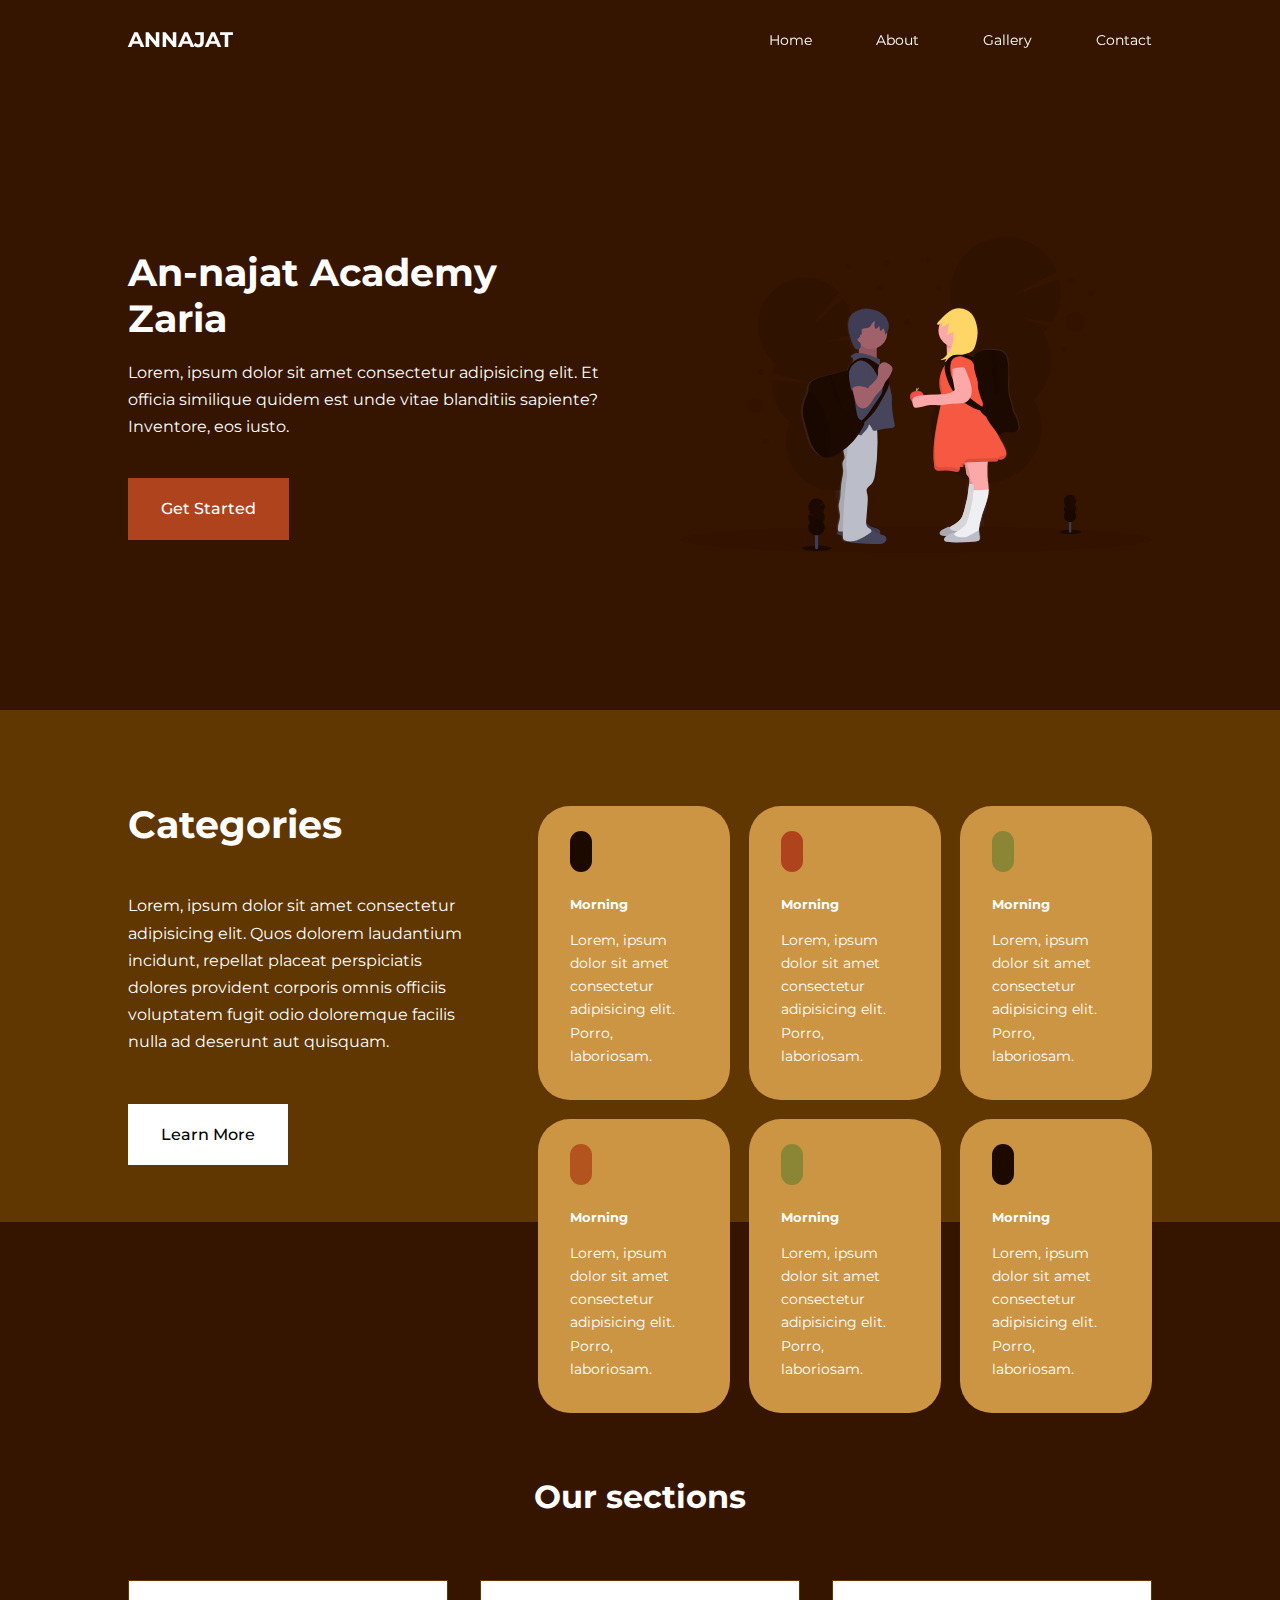
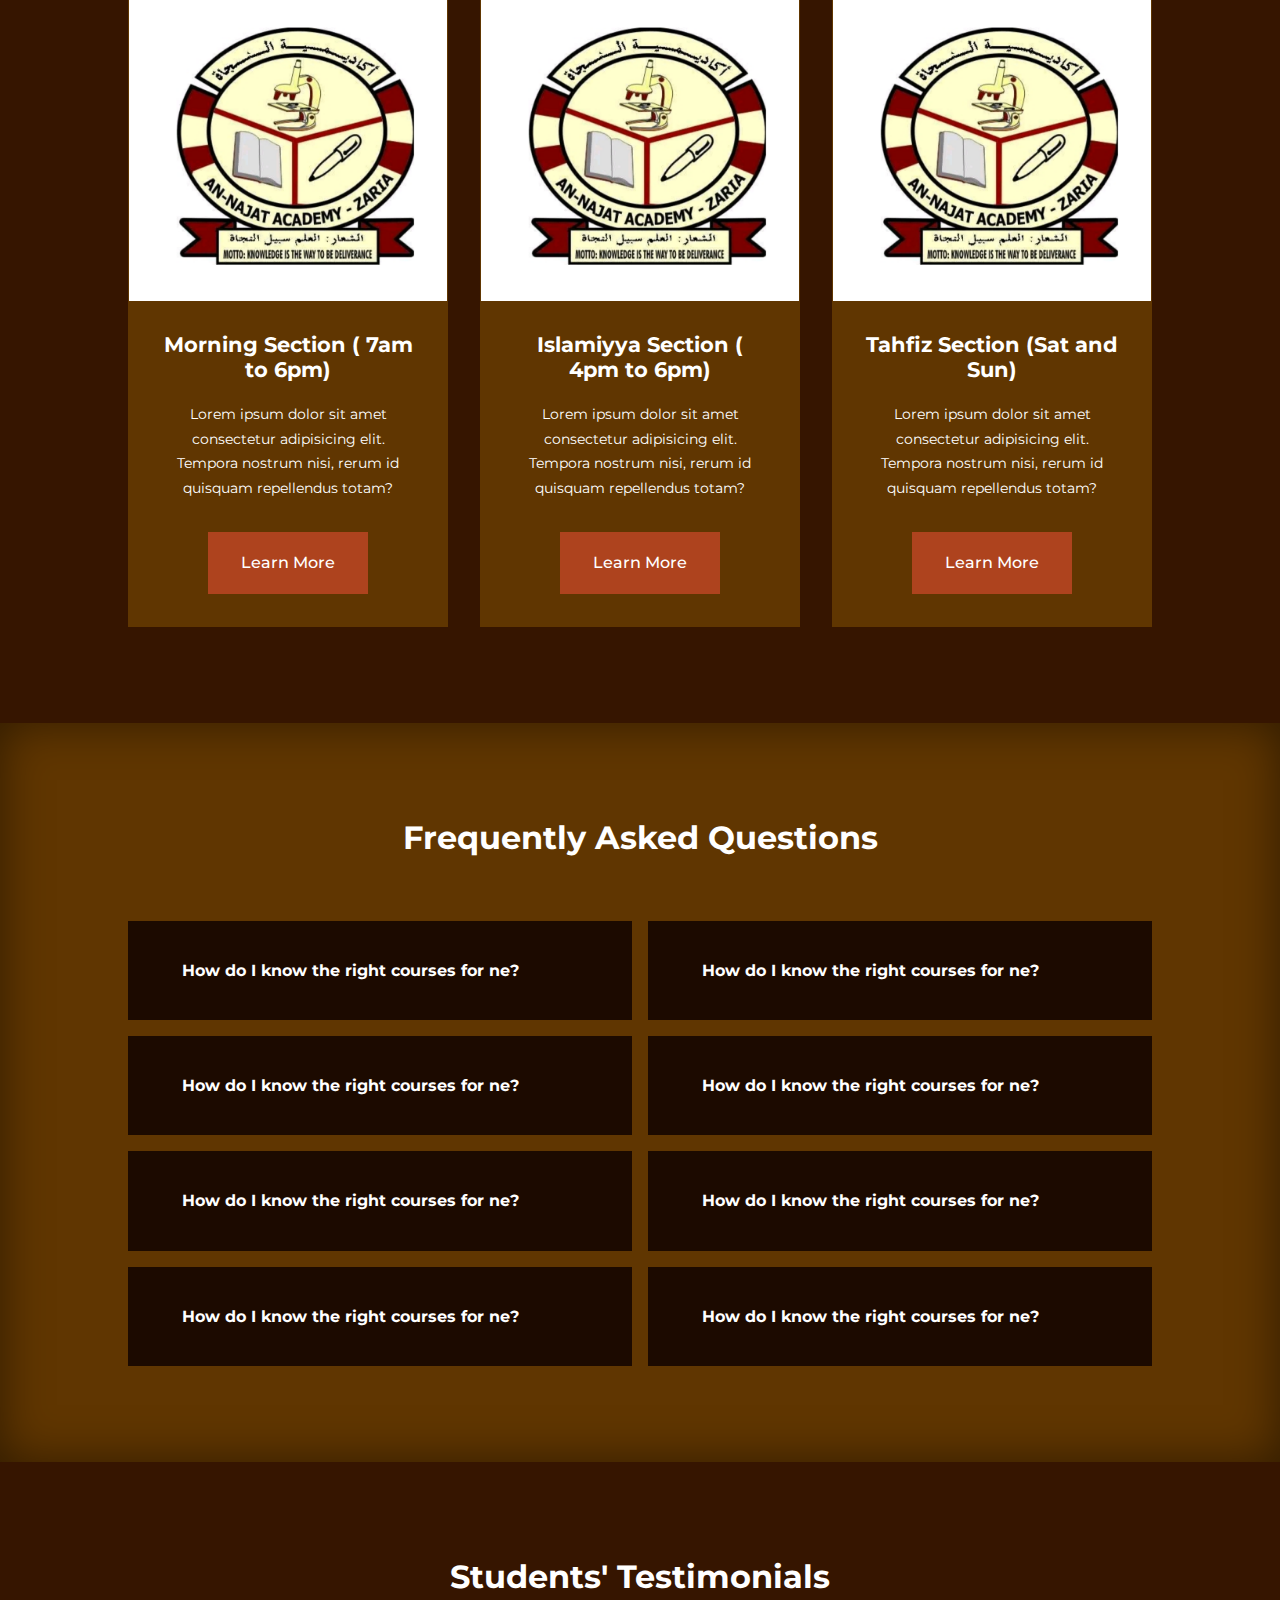
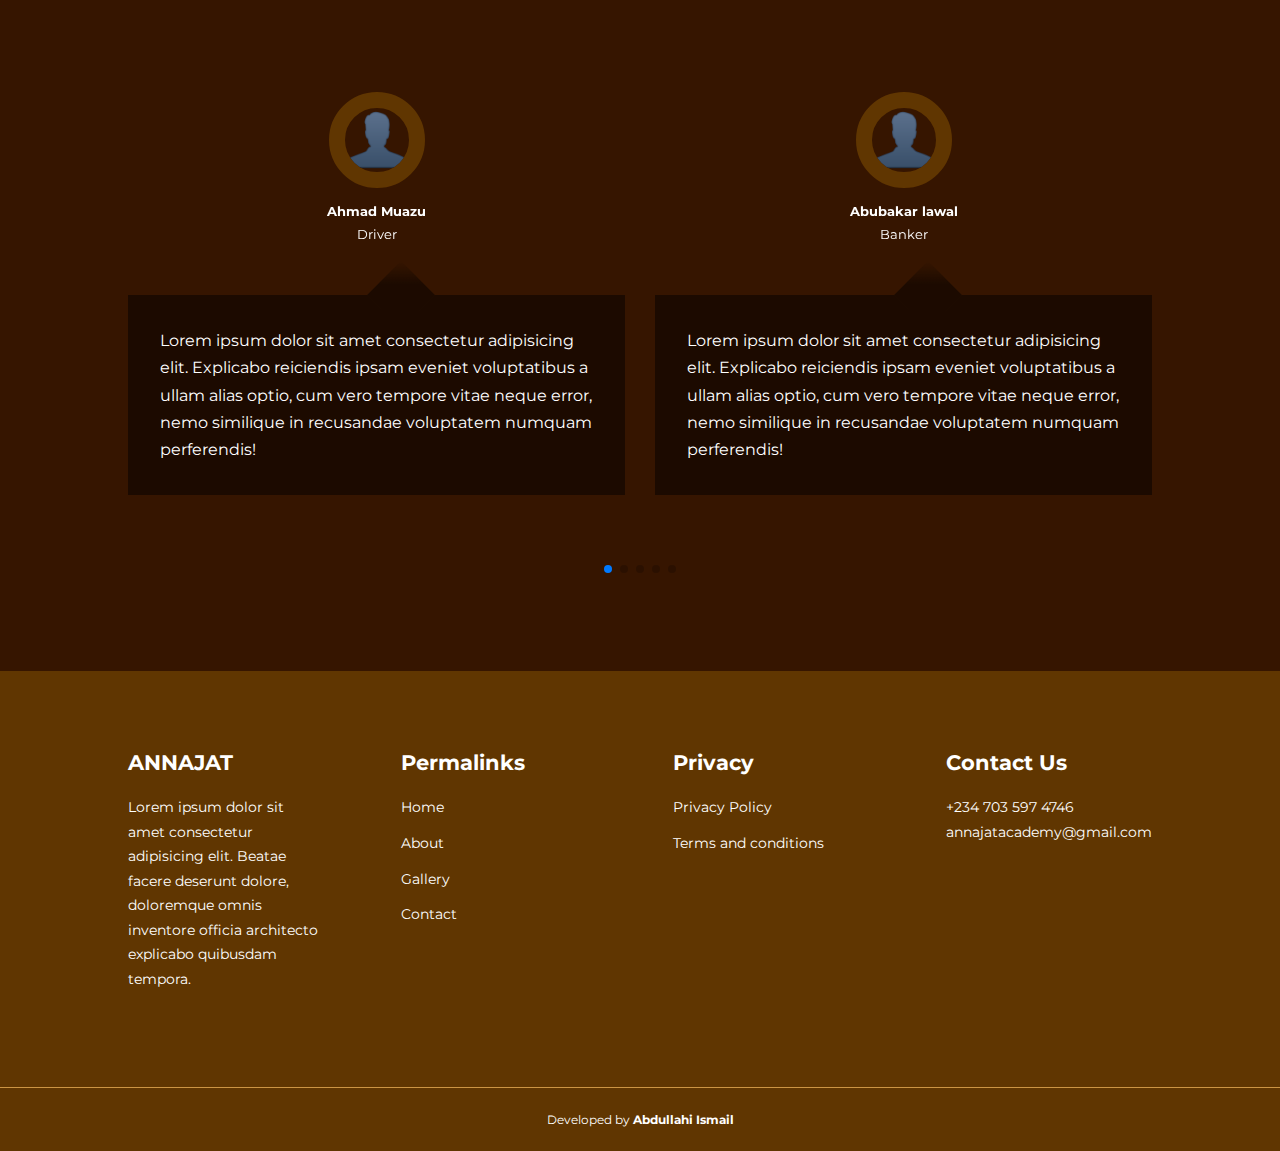
<file: index.html>
<!DOCTYPE html>
<html lang="en">
  <head>
    <meta charset="UTF-8" />
    <meta http-equiv="X-UA-Compatible" content="IE=edge" />
    <meta name="viewport" content="width=device-width, initial-scale=1.0" />
    <title>Annajat Academy</title>
    <!-- swiper js cdn -->
    <link
      rel="stylesheet"
      href="https://cdn.jsdelivr.net/npm/swiper@8/swiper-bundle.min.css"
    />
    <!-- fontawesome icons -->
    <link
      rel="stylesheet"
      href="https://cdnjs.cloudflare.com/ajax/libs/font-awesome/6.1.2/css/all.min.css"
      integrity="sha512-1sCRPdkRXhBV2PBLUdRb4tMg1w2YPf37qatUFeS7zlBy7jJI8Lf4VHwWfZZfpXtYSLy85pkm9GaYVYMfw5BC1A=="
      crossorigin="anonymous"
      referrerpolicy="no-referrer"
    />
    <!-- Google fonts -->
    <link rel="preconnect" href="https://fonts.googleapis.com" />
    <link rel="preconnect" href="https://fonts.gstatic.com" crossorigin />
    <link
      href="https://fonts.googleapis.com/css2?family=Montserrat:wght@300;400;500;600;700;800;900&family=Poppins&family=Viga&display=swap"
      rel="stylesheet"
    />
    <!-- Iconscout cdn -->
    <link
      rel="stylesheet"
      href="https://unicons.iconscout.com/release/v4.0.0/css/line.css"
    />
    <link rel="stylesheet" href="./css/style.css" />
  </head>
  <body>
    <!-- Nav menu -->
    <nav>
      <div class="container nav__container">
        <a href="./index.html"><h4>ANNAJAT</h4></a>
        <ul class="nav__menu">
          <li><a href="./index.html">Home</a></li>
          <li><a href="./about.html">About</a></li>
          <li><a href="./gallery.html">Gallery</a></li>
          <li><a href="./contact.html">Contact</a></li>
        </ul>
        <button id="open-menu-btn">
          <i class="fa-solid fa-bars-staggered"></i>
        </button>
        <button id="close-menu-btn"><i class="fa-solid fa-xmark"></i></button>
      </div>
    </nav>

    <!-- Header section -->
    <header>
      <div class="container header__container">
        <div class="header__left">
          <h1>An-najat Academy Zaria</h1>
          <p>
            Lorem, ipsum dolor sit amet consectetur adipisicing elit. Et officia
            similique quidem est unde vitae blanditiis sapiente? Inventore, eos
            iusto.
          </p>
          <a href="courses.html" class="btn btn-primary">Get Started</a>
        </div>
        <div class="header__right">
          <div class="header__right-image">
            <img src="./images/header.svg" alt="" />
          </div>
        </div>
      </div>
    </header>

    <!-- category  -->
    <section class="categories">
      <div class="container categories__container">
        <div class="categories__left">
          <h1>Categories</h1>
          <p>
            Lorem, ipsum dolor sit amet consectetur adipisicing elit. Quos
            dolorem laudantium incidunt, repellat placeat perspiciatis dolores
            provident corporis omnis officiis voluptatem fugit odio doloremque
            facilis nulla ad deserunt aut quisquam.
          </p>
          <a href="#" class="btn">Learn More</a>
        </div>
        <div class="categories__right">
          <article class="category">
            <span class="category__icon"><i class="fa-solid fa-sun"></i></span>
            <h5>Morning</h5>
            <p>
              Lorem, ipsum dolor sit amet consectetur adipisicing elit. Porro,
              laboriosam.
            </p>
          </article>

          <article class="category">
            <span class="category__icon"><i class="fa-solid fa-sun"></i></span>
            <h5>Morning</h5>
            <p>
              Lorem, ipsum dolor sit amet consectetur adipisicing elit. Porro,
              laboriosam.
            </p>
          </article>

          <article class="category">
            <span class="category__icon"><i class="fa-solid fa-sun"></i></span>
            <h5>Morning</h5>
            <p>
              Lorem, ipsum dolor sit amet consectetur adipisicing elit. Porro,
              laboriosam.
            </p>
          </article>

          <article class="category">
            <span class="category__icon"><i class="fa-solid fa-sun"></i></span>
            <h5>Morning</h5>
            <p>
              Lorem, ipsum dolor sit amet consectetur adipisicing elit. Porro,
              laboriosam.
            </p>
          </article>

          <article class="category">
            <span class="category__icon"><i class="fa-solid fa-sun"></i></span>
            <h5>Morning</h5>
            <p>
              Lorem, ipsum dolor sit amet consectetur adipisicing elit. Porro,
              laboriosam.
            </p>
          </article>

          <article class="category">
            <span class="category__icon"><i class="fa-solid fa-sun"></i></span>
            <h5>Morning</h5>
            <p>
              Lorem, ipsum dolor sit amet consectetur adipisicing elit. Porro,
              laboriosam.
            </p>
          </article>
        </div>
      </div>
    </section>

    <!-- school sections -->
    <section class="courses">
      <h2>Our sections</h2>
      <div class="container courses__container">
        <article class="course">
          <div class="course__img">
            <img src="./images/annajat.png" alt="" />
          </div>
          <div class="course__info">
            <h4>Morning Section ( 7am to 6pm)</h4>
            <p>
              Lorem ipsum dolor sit amet consectetur adipisicing elit. Tempora
              nostrum nisi, rerum id quisquam repellendus totam?
            </p>
            <a href="course.html" class="btn btn-primary">Learn More</a>
          </div>
        </article>

        <article class="course">
          <div class="course__img">
            <img src="./images/annajat.png" alt="" />
          </div>
          <div class="course__info">
            <h4>Islamiyya Section ( 4pm to 6pm)</h4>
            <p>
              Lorem ipsum dolor sit amet consectetur adipisicing elit. Tempora
              nostrum nisi, rerum id quisquam repellendus totam?
            </p>
            <a href="course.html" class="btn btn-primary">Learn More</a>
          </div>
        </article>

        <article class="course">
          <div class="course__img">
            <img src="./images/annajat.png" alt="" />
          </div>
          <div class="course__info">
            <h4>Tahfiz Section (Sat and Sun)</h4>
            <p>
              Lorem ipsum dolor sit amet consectetur adipisicing elit. Tempora
              nostrum nisi, rerum id quisquam repellendus totam?
            </p>
            <a href="course.html" class="btn btn-primary">Learn More</a>
          </div>
        </article>
      </div>
    </section>

    <!-- FAQ -->
    <section class="faqs">
      <h2>Frequently Asked Questions</h2>
      <div class="container faqs__container">
        <article class="faq">
          <div class="faq__icon"><i class="fa-solid fa-plus"></i></div>
          <div class="question__answer">
            <h4>How do I know the right courses for ne?</h4>
            <p>
              Lorem ipsum dolor, sit amet consectetur adipisicing elit. Deserunt
              at a, consequatur tempore provident aperiam similique perferendis
              quas natus dolore?
            </p>
          </div>
        </article>

        <article class="faq">
          <div class="faq__icon"><i class="fa-solid fa-plus"></i></div>
          <div class="question__answer">
            <h4>How do I know the right courses for ne?</h4>
            <p>
              Lorem ipsum dolor, sit amet consectetur adipisicing elit. Deserunt
              at a, consequatur tempore provident aperiam similique perferendis
              quas natus dolore?
            </p>
          </div>
        </article>

        <article class="faq">
          <div class="faq__icon"><i class="fa-solid fa-plus"></i></div>
          <div class="question__answer">
            <h4>How do I know the right courses for ne?</h4>
            <p>
              Lorem ipsum dolor, sit amet consectetur adipisicing elit. Deserunt
              at a, consequatur tempore provident aperiam similique perferendis
              quas natus dolore?
            </p>
          </div>
        </article>

        <article class="faq">
          <div class="faq__icon"><i class="fa-solid fa-plus"></i></div>
          <div class="question__answer">
            <h4>How do I know the right courses for ne?</h4>
            <p>
              Lorem ipsum dolor, sit amet consectetur adipisicing elit. Deserunt
              at a, consequatur tempore provident aperiam similique perferendis
              quas natus dolore?
            </p>
          </div>
        </article>

        <article class="faq">
          <div class="faq__icon"><i class="fa-solid fa-plus"></i></div>
          <div class="question__answer">
            <h4>How do I know the right courses for ne?</h4>
            <p>
              Lorem ipsum dolor, sit amet consectetur adipisicing elit. Deserunt
              at a, consequatur tempore provident aperiam similique perferendis
              quas natus dolore?
            </p>
          </div>
        </article>

        <article class="faq">
          <div class="faq__icon"><i class="fa-solid fa-plus"></i></div>
          <div class="question__answer">
            <h4>How do I know the right courses for ne?</h4>
            <p>
              Lorem ipsum dolor, sit amet consectetur adipisicing elit. Deserunt
              at a, consequatur tempore provident aperiam similique perferendis
              quas natus dolore?
            </p>
          </div>
        </article>

        <article class="faq">
          <div class="faq__icon"><i class="fa-solid fa-plus"></i></div>
          <div class="question__answer">
            <h4>How do I know the right courses for ne?</h4>
            <p>
              Lorem ipsum dolor, sit amet consectetur adipisicing elit. Deserunt
              at a, consequatur tempore provident aperiam similique perferendis
              quas natus dolore?
            </p>
          </div>
        </article>

        <article class="faq">
          <div class="faq__icon"><i class="fa-solid fa-plus"></i></div>
          <div class="question__answer">
            <h4>How do I know the right courses for ne?</h4>
            <p>
              Lorem ipsum dolor, sit amet consectetur adipisicing elit. Deserunt
              at a, consequatur tempore provident aperiam similique perferendis
              quas natus dolore?
            </p>
          </div>
        </article>
      </div>
    </section>

    <!-- testimonials -->
    <section class="container testimonials__container mySwiper">
      <h2>Students' Testimonials</h2>
      <div class="swiper-wrapper">
        <article class="testimonial swiper-slide">
          <div class="avatar">
            <img src="./images/demo.png" alt="" />
          </div>
          <div class="testimonial__info">
            <h5>Ahmad Muazu</h5>
            <small>Driver</small>
          </div>
          <div class="testimonial__body">
            <p>
              Lorem ipsum dolor sit amet consectetur adipisicing elit. Explicabo
              reiciendis ipsam eveniet voluptatibus a ullam alias optio, cum
              vero tempore vitae neque error, nemo similique in recusandae
              voluptatem numquam perferendis!
            </p>
          </div>
        </article>

        <article class="testimonial swiper-slide">
          <div class="avatar">
            <img src="./images/demo.png" alt="" />
          </div>
          <div class="testimonial__info">
            <h5>Abubakar lawal</h5>
            <small>Banker</small>
          </div>
          <div class="testimonial__body">
            <p>
              Lorem ipsum dolor sit amet consectetur adipisicing elit. Explicabo
              reiciendis ipsam eveniet voluptatibus a ullam alias optio, cum
              vero tempore vitae neque error, nemo similique in recusandae
              voluptatem numquam perferendis!
            </p>
          </div>
        </article>

        <article class="testimonial swiper-slide">
          <div class="avatar">
            <img src="./images/demo.png" alt="" />
          </div>
          <div class="testimonial__info">
            <h5>Hajia Khairat</h5>
            <small>Enterprenuer</small>
          </div>
          <div class="testimonial__body">
            <p>
              Lorem ipsum dolor sit amet consectetur adipisicing elit. Explicabo
              reiciendis ipsam eveniet voluptatibus a ullam alias optio, cum
              vero tempore vitae neque error, nemo similique in recusandae
              voluptatem numquam perferendis!
            </p>
          </div>
        </article>

        <article class="testimonial swiper-slide">
          <div class="avatar">
            <img src="./images/demo.png" alt="" />
          </div>
          <div class="testimonial__info">
            <h5>Ahmad Muazu</h5>
            <small>Driver</small>
          </div>
          <div class="testimonial__body">
            <p>
              Lorem ipsum dolor sit amet consectetur adipisicing elit. Explicabo
              reiciendis ipsam eveniet voluptatibus a ullam alias optio, cum
              vero tempore vitae neque error, nemo similique in recusandae
              voluptatem numquam perferendis!
            </p>
          </div>
        </article>

        <article class="testimonial swiper-slide">
          <div class="avatar">
            <img src="./images/demo.png" alt="" />
          </div>
          <div class="testimonial__info">
            <h5>Abubakar lawal</h5>
            <small>Banker</small>
          </div>
          <div class="testimonial__body">
            <p>
              Lorem ipsum dolor sit amet consectetur adipisicing elit. Explicabo
              reiciendis ipsam eveniet voluptatibus a ullam alias optio, cum
              vero tempore vitae neque error, nemo similique in recusandae
              voluptatem numquam perferendis!
            </p>
          </div>
        </article>

        <article class="testimonial swiper-slide">
          <div class="avatar">
            <img src="./images/demo.png" alt="" />
          </div>
          <div class="testimonial__info">
            <h5>Hajia Khairat</h5>
            <small>Enterprenuer</small>
          </div>
          <div class="testimonial__body">
            <p>
              Lorem ipsum dolor sit amet consectetur adipisicing elit. Explicabo
              reiciendis ipsam eveniet voluptatibus a ullam alias optio, cum
              vero tempore vitae neque error, nemo similique in recusandae
              voluptatem numquam perferendis!
            </p>
          </div>
        </article>
      </div>
      <div class="swiper-pagination"></div>
    </section>

    <!-- footer -->
    <footer class="footer">
      <div class="container footer__container">
        <div class="footer1">
          <a href="index.html" class="footer__logo"><h4>ANNAJAT</h4></a>
          <p>
            Lorem ipsum dolor sit amet consectetur adipisicing elit. Beatae
            facere deserunt dolore, doloremque omnis inventore officia
            architecto explicabo quibusdam tempora.
          </p>
        </div>

        <div class="footer2">
          <h4>Permalinks</h4>
          <ul class="permalinks">
            <li><a href="index.html">Home</a></li>
            <li><a href="about.html">About</a></li>
            <li><a href="gallery.html">Gallery</a></li>
            <li><a href="contact.html">Contact</a></li>
          </ul>
        </div>

        <div class="footer3">
          <h4>Privacy</h4>
          <ul class="privacy">
            <li><a href="#">Privacy Policy</a></li>
            <li><a href="#">Terms and conditions</a></li>
          </ul>
        </div>

        <div class="footer4">
          <h4>Contact Us</h4>
          <div>
            <p>+234 703 597 4746</p>
            <p>annajatacademy@gmail.com</p>
          </div>

          <ul class="footer__socials">
            <li>
              <a href="#"><i class="fa-brands fa-facebook"></i></a>
            </li>
            <li>
              <a href="#"><i class="fa-brands fa-twitter"></i></a>
            </li>
            <li>
              <a href="#"><i class="fa-brands fa-instagram"></i></a>
            </li>
            <li>
              <a href="#"><i class="fa-brands fab fa-linkedin"></i></a>
            </li>
          </ul>
        </div>
      </div>
      <!-- copyright -->
      <div class="footer__copyright">
            <small>Developed by <b><a href="https://facebook.com/abdullahiabuaslam"> Abdullahi Ismail</a></b></small>
          </div>
    </footer>
    <!-- page ends here -->
    <script src="https://cdn.jsdelivr.net/npm/swiper@8/swiper-bundle.min.js"></script>
    <script src="./main.js"></script>

    <!-- Initialize Swiper Slides -->
    <script>
      var swiper = new Swiper(".mySwiper", {
        slidesPerView: 1,
        spaceBetween: 30,
        pagination: {
          el: ".swiper-pagination",
          clickable: true,
        },
        // when window width is >= 600px
        breakpoints: {
          600: {
            slidesPerView: 2,
          },
        },
      });
    </script>
  </body>
</html>
</file>
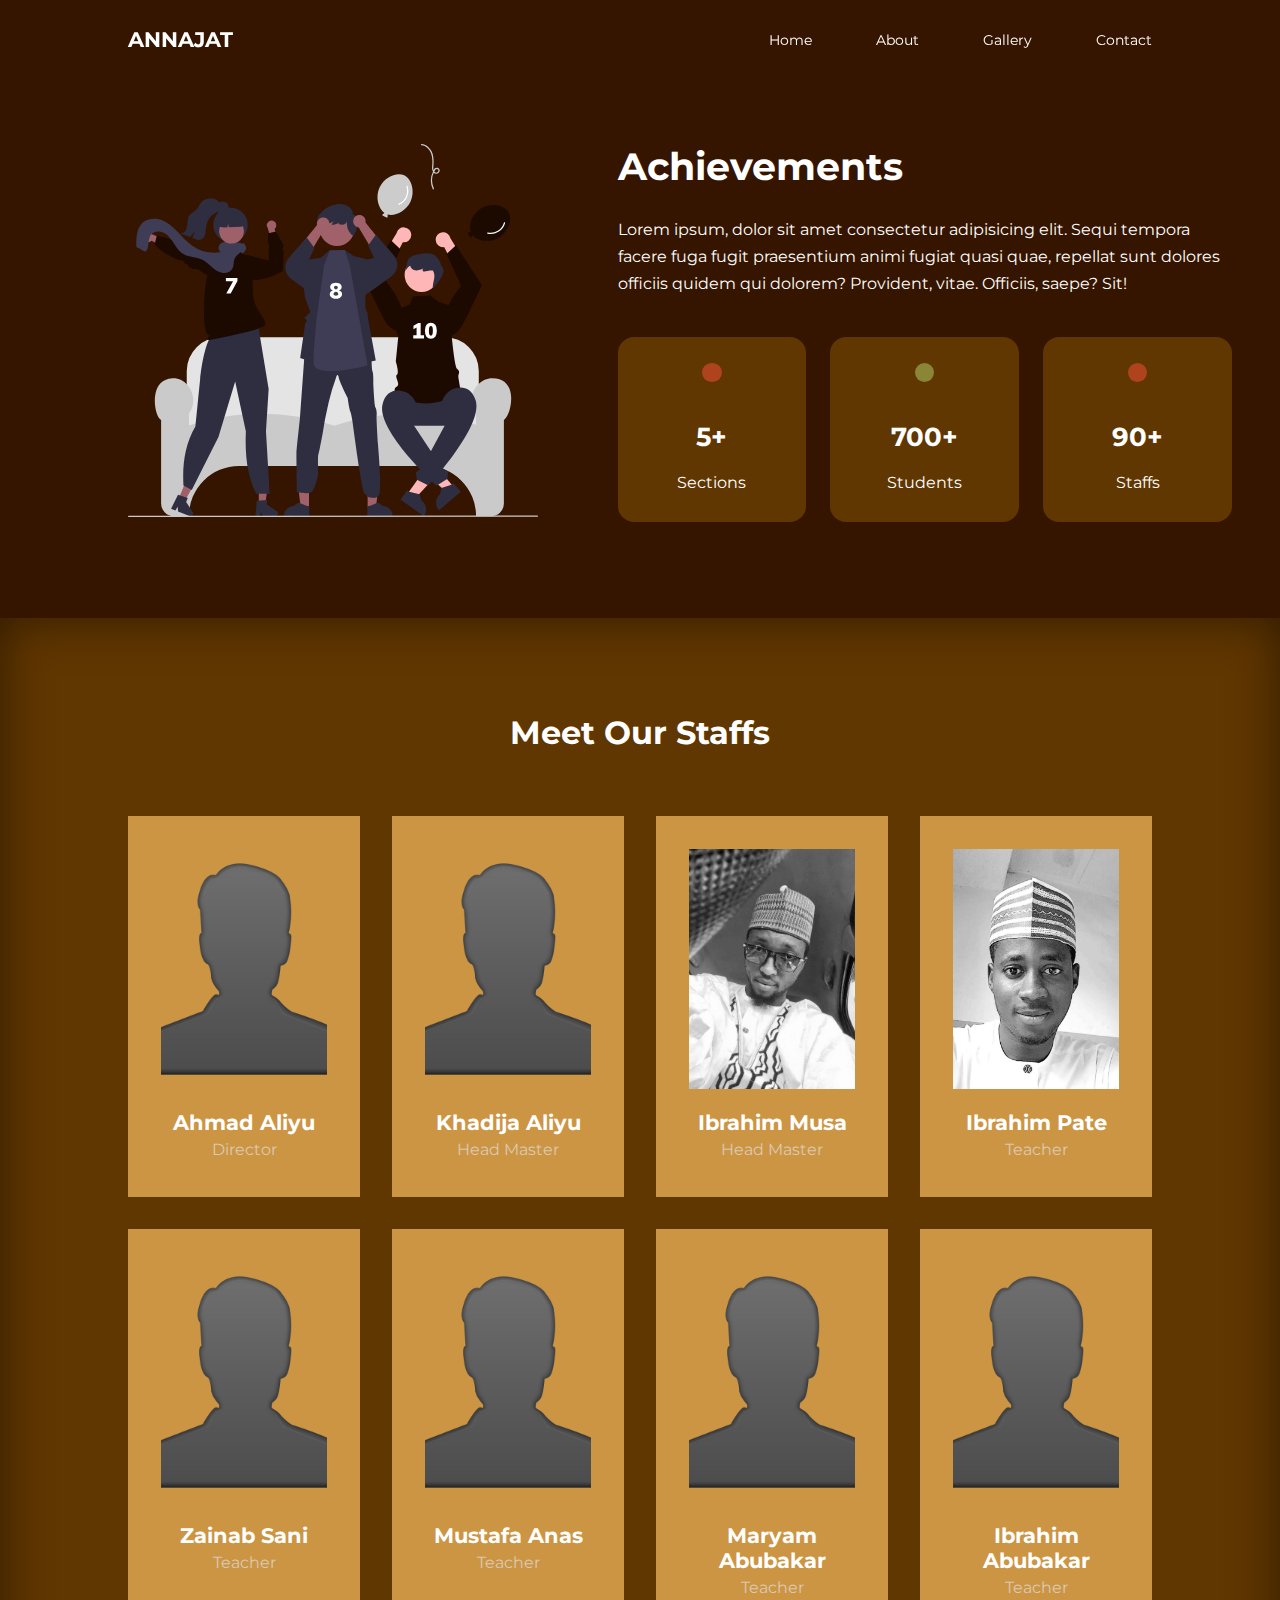
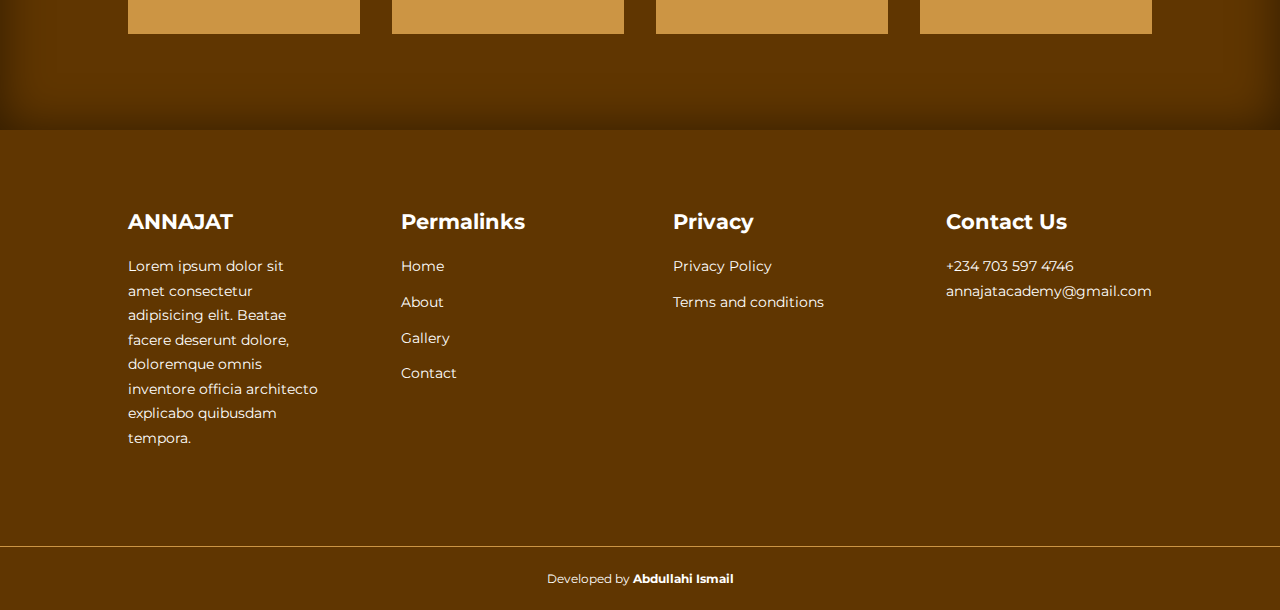
<file: about.html>
<!DOCTYPE html>
<html lang="en">
  <head>
    <meta charset="UTF-8" />
    <meta http-equiv="X-UA-Compatible" content="IE=edge" />
    <meta name="viewport" content="width=device-width, initial-scale=1.0" />
    <title>Annajat Academy</title>

    <!-- fontawesome icons -->
    <link
      rel="stylesheet"
      href="https://cdnjs.cloudflare.com/ajax/libs/font-awesome/6.1.2/css/all.min.css"
      integrity="sha512-1sCRPdkRXhBV2PBLUdRb4tMg1w2YPf37qatUFeS7zlBy7jJI8Lf4VHwWfZZfpXtYSLy85pkm9GaYVYMfw5BC1A=="
      crossorigin="anonymous"
      referrerpolicy="no-referrer"
    />
    <!-- Google fonts -->
    <link rel="preconnect" href="https://fonts.googleapis.com" />
    <link rel="preconnect" href="https://fonts.gstatic.com" crossorigin />
    <link
      href="https://fonts.googleapis.com/css2?family=Montserrat:wght@300;400;500;600;700;800;900&family=Poppins&family=Viga&display=swap"
      rel="stylesheet"
    />
    <!-- Iconscout cdn -->
    <link
      rel="stylesheet"
      href="https://unicons.iconscout.com/release/v4.0.0/css/line.css"
    />
    <link rel="stylesheet" href="./css/style.css" />
    <link rel="stylesheet" href="./css/about.css" />
  </head>
  <body>
    <!-- Nav menu -->
    <nav>
      <div class="container nav__container">
        <a href="./index.html"><h4>ANNAJAT</h4></a>
        <ul class="nav__menu">
          <li><a href="./index.html">Home</a></li>
          <li><a href="./about.html">About</a></li>
          <li><a href="./gallery.html">Gallery</a></li>
          <li><a href="./contact.html">Contact</a></li>
        </ul>
        <button id="open-menu-btn">
          <i class="fa-solid fa-bars-staggered"></i>
        </button>
        <button id="close-menu-btn"><i class="fa-solid fa-xmark"></i></button>
      </div>
    </nav>
    <!-- achievements -->
    <section class="about__achievements">
      <div class="container about__achievements-container">
        <div class="about__achievements-left">
          <img src="./images/about achievements.svg" alt="" />
        </div>
        <div class="about__achievements-right">
          <h1>Achievements</h1>
          <p>
            Lorem ipsum, dolor sit amet consectetur adipisicing elit. Sequi
            tempora facere fuga fugit praesentium animi fugiat quasi quae,
            repellat sunt dolores officiis quidem qui dolorem? Provident, vitae.
            Officiis, saepe? Sit!
          </p>
          <div class="achievements__cards">
            <article class="achievement__card">
              <span class="achievement__icon"
                ><i class="fa-solid fa-book-open-reader"></i>
              </span>
              <h3>5+</h3>
              <p>Sections</p>
            </article>

            <article class="achievement__card">
              <span class="achievement__icon"
                ><i class="fa-solid fa-people-roof"></i>
              </span>
              <h3>700+</h3>
              <p>Students</p>
            </article>

            <article class="achievement__card">
              <span class="achievement__icon"
                ><i class="fa-solid fa-people-group"></i>
              </span>
              <h3>90+</h3>
              <p>Staffs</p>
            </article>
          </div>
        </div>
      </div>
    </section>
    <!--  school staffs -->
    <section class="team">
      <h2>Meet Our Staffs</h2>
      <div class="container team__container">
        <article class="team__member">
          <div class="team__member-image">
            <img src="./images/demo.png" alt="" />
          </div>
          <div class="team__member-info">
            <h4>Ahmad Aliyu</h4>
            <p>Director</p>
          </div>
          <div class="team__member-socials">
            <a href="#" target="_blank"
              ><i class="fa-brands fa-instagram"></i
            ></a>
            <a href="#" target="_blank"
              ><i class="fa-brands fab fa-twitter"></i
            ></a>
            <a href="#" target="_blank"
              ><i class="fa-brands fab fa-linkedin"></i
            ></a>
          </div>
        </article>

        <article class="team__member">
          <div class="team__member-image">
            <img src="./images/demo.png" alt="" />
          </div>
          <div class="team__member-info">
            <h4>Khadija Aliyu</h4>
            <p>Head Master</p>
          </div>
          <div class="team__member-socials">
            <a href="#" target="_blank"
              ><i class="fa-brands fa-instagram"></i
            ></a>
            <a href="#" target="_blank"
              ><i class="fa-brands fab fa-twitter"></i
            ></a>
            <a href="#" target="_blank"
              ><i class="fa-brands fab fa-linkedin"></i
            ></a>
          </div>
        </article>

        <article class="team__member">
          <div class="team__member-image">
            <img src="./images/ibrahimb.jpg" alt="" />
          </div>
          <div class="team__member-info">
            <h4>Ibrahim Musa</h4>
            <p>Head Master</p>
          </div>
          <div class="team__member-socials">
            <a href="#" target="_blank"
              ><i class="fa-brands fa-instagram"></i
            ></a>
            <a href="#" target="_blank"
              ><i class="fa-brands fab fa-twitter"></i
            ></a>
            <a href="#" target="_blank"
              ><i class="fa-brands fab fa-linkedin"></i
            ></a>
          </div>
        </article>

        <article class="team__member">
          <div class="team__member-image">
            <img src="./images/ibrahims.jpg" alt="" />
          </div>
          <div class="team__member-info">
            <h4>Ibrahim Pate</h4>
            <p>Teacher</p>
          </div>
          <div class="team__member-socials">
            <a href="#" target="_blank"
              ><i class="fa-brands fa-instagram"></i
            ></a>
            <a href="#" target="_blank"
              ><i class="fa-brands fab fa-twitter"></i
            ></a>
            <a href="#" target="_blank"
              ><i class="fa-brands fab fa-linkedin"></i
            ></a>
          </div>
        </article>

        <article class="team__member">
          <div class="team__member-image">
            <img src="./images/demo.png" alt="" />
          </div>
          <div class="team__member-info">
            <h4>Zainab Sani</h4>
            <p>Teacher</p>
          </div>
          <div class="team__member-socials">
            <a href="#" target="_blank"
              ><i class="fa-brands fa-instagram"></i
            ></a>
            <a href="#" target="_blank"
              ><i class="fa-brands fab fa-twitter"></i
            ></a>
            <a href="#" target="_blank"
              ><i class="fa-brands fab fa-linkedin"></i
            ></a>
          </div>
        </article>

        <article class="team__member">
          <div class="team__member-image">
            <img src="./images/demo.png" alt="" />
          </div>
          <div class="team__member-info">
            <h4>Mustafa Anas</h4>
            <p>Teacher</p>
          </div>
          <div class="team__member-socials">
            <a href="#" target="_blank"
              ><i class="fa-brands fa-instagram"></i
            ></a>
            <a href="#" target="_blank"
              ><i class="fa-brands fab fa-twitter"></i
            ></a>
            <a href="#" target="_blank"
              ><i class="fa-brands fab fa-linkedin"></i
            ></a>
          </div>
        </article>

        <article class="team__member">
          <div class="team__member-image">
            <img src="./images/demo.png" alt="" />
          </div>
          <div class="team__member-info">
            <h4>Maryam Abubakar</h4>
            <p>Teacher</p>
          </div>
          <div class="team__member-socials">
            <a href="#" target="_blank"
              ><i class="fa-brands fa-instagram"></i
            ></a>
            <a href="#" target="_blank"
              ><i class="fa-brands fab fa-twitter"></i
            ></a>
            <a href="#" target="_blank"
              ><i class="fa-brands fab fa-linkedin"></i
            ></a>
          </div>
        </article>

        <article class="team__member">
          <div class="team__member-image">
            <img src="./images/demo.png" alt="" />
          </div>
          <div class="team__member-info">
            <h4>Ibrahim Abubakar</h4>
            <p>Teacher</p>
          </div>
          <div class="team__member-socials">
            <a href="#" target="_blank"
              ><i class="fa-brands fa-instagram"></i
            ></a>
            <a href="#" target="_blank"
              ><i class="fa-brands fab fa-twitter"></i
            ></a>
            <a href="#" target="_blank"
              ><i class="fa-brands fab fa-linkedin"></i
            ></a>
          </div>
        </article>
      </div>
    </section>
    <!-- footer -->
    <footer class="footer">
      <div class="container footer__container">
        <div class="footer1">
          <a href="index.html" class="footer__logo"><h4>ANNAJAT</h4></a>
          <p>
            Lorem ipsum dolor sit amet consectetur adipisicing elit. Beatae
            facere deserunt dolore, doloremque omnis inventore officia
            architecto explicabo quibusdam tempora.
          </p>
        </div>

        <div class="footer2">
          <h4>Permalinks</h4>
          <ul class="permalinks">
            <li><a href="index.html">Home</a></li>
            <li><a href="about.html">About</a></li>
            <li><a href="gallery.html">Gallery</a></li>
            <li><a href="contact.html">Contact</a></li>
          </ul>
        </div>

        <div class="footer3">
          <h4>Privacy</h4>
          <ul class="privacy">
            <li><a href="#">Privacy Policy</a></li>
            <li><a href="#">Terms and conditions</a></li>
          </ul>
        </div>

        <div class="footer4">
          <h4>Contact Us</h4>
          <div>
            <p>+234 703 597 4746</p>
            <p>annajatacademy@gmail.com</p>
          </div>

          <ul class="footer__socials">
            <li>
              <a href="#"><i class="fa-brands fa-facebook"></i></a>
            </li>
            <li>
              <a href="#"><i class="fa-brands fa-twitter"></i></a>
            </li>
            <li>
              <a href="#"><i class="fa-brands fa-instagram"></i></a>
            </li>
            <li>
              <a href="#"><i class="fa-brands fab fa-linkedin"></i></a>
            </li>
          </ul>
        </div>
      </div>
      <!-- copyright -->
      <div class="footer__copyright">
         <small>Developed by <b><a href="https://facebook.com/abdullahiabuaslam"> Abdullahi Ismail</a></b></small>
      </div>
    </footer>
    <!-- page ends here -->
    <script src="./main.js"></script>
  </body>
</html>
</file>
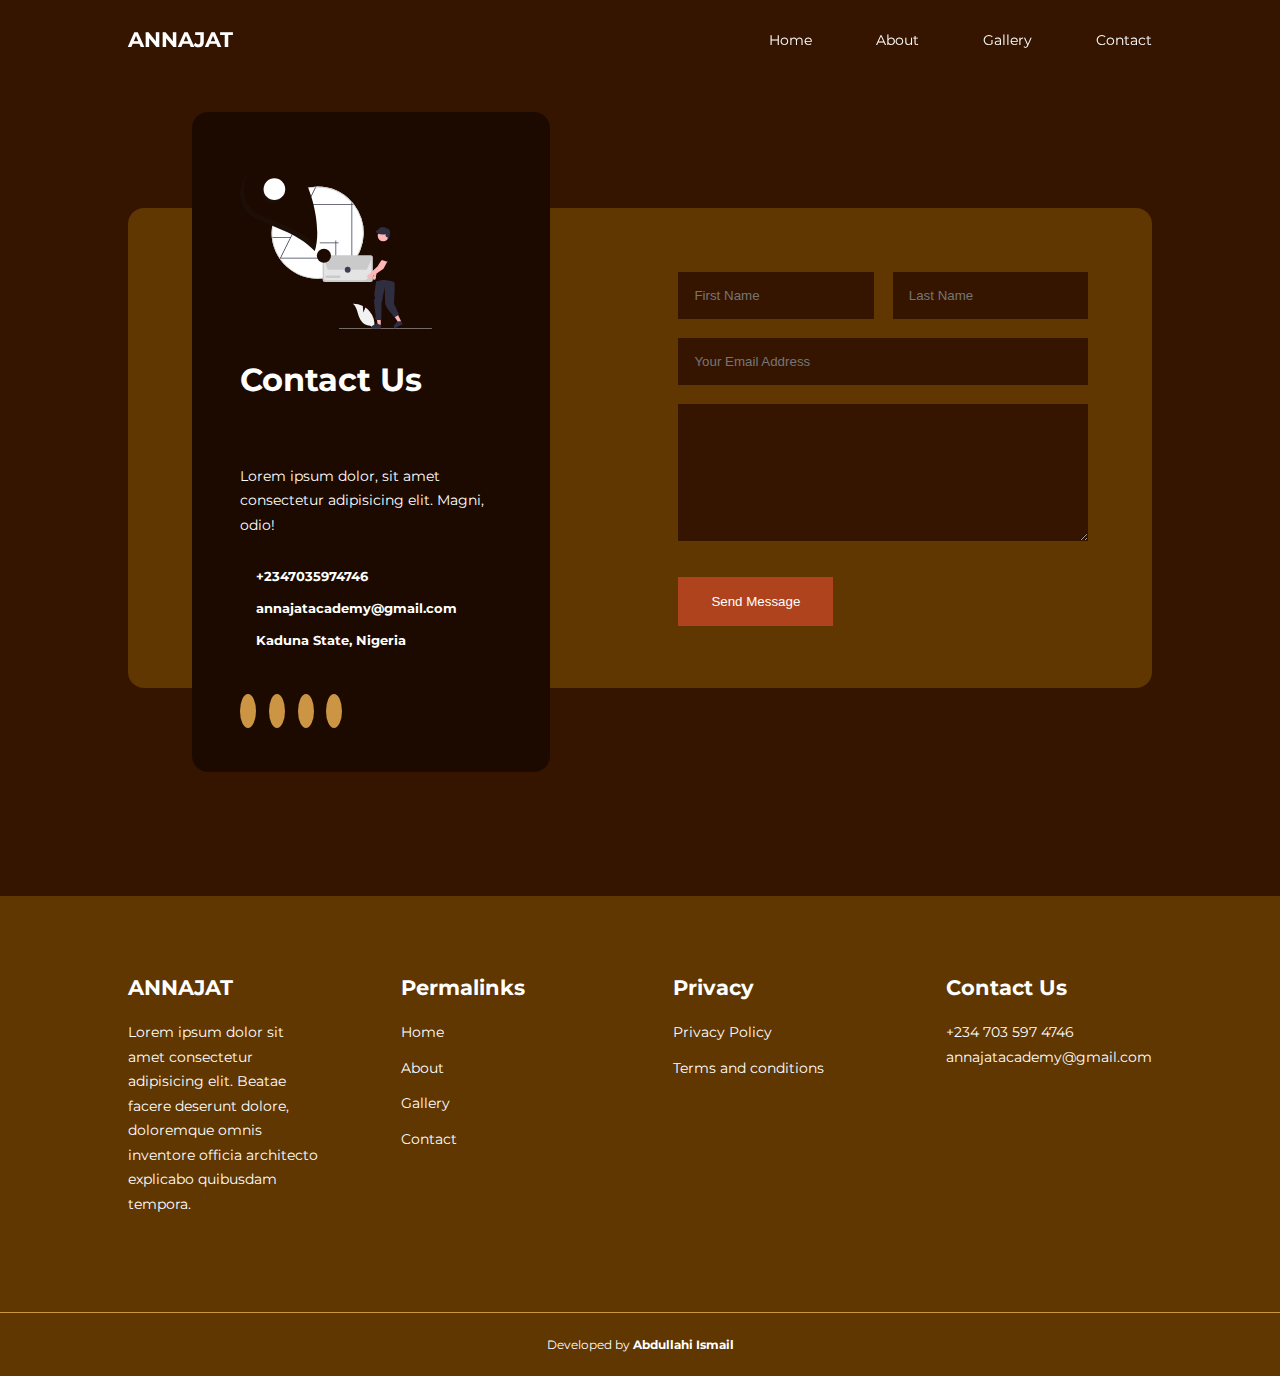
<file: contact.html>
<!DOCTYPE html>
<html lang="en">
  <head>
    <meta charset="UTF-8" />
    <meta http-equiv="X-UA-Compatible" content="IE=edge" />
    <meta name="viewport" content="width=device-width, initial-scale=1.0" />
    <title>Annajat Academy</title>
    <!-- fontawesome icons -->
    <link
      rel="stylesheet"
      href="https://cdnjs.cloudflare.com/ajax/libs/font-awesome/6.1.2/css/all.min.css"
      integrity="sha512-1sCRPdkRXhBV2PBLUdRb4tMg1w2YPf37qatUFeS7zlBy7jJI8Lf4VHwWfZZfpXtYSLy85pkm9GaYVYMfw5BC1A=="
      crossorigin="anonymous"
      referrerpolicy="no-referrer"
    />
    <!-- Google fonts -->
    <link rel="preconnect" href="https://fonts.googleapis.com" />
    <link rel="preconnect" href="https://fonts.gstatic.com" crossorigin />
    <link
      href="https://fonts.googleapis.com/css2?family=Montserrat:wght@300;400;500;600;700;800;900&family=Poppins&family=Viga&display=swap"
      rel="stylesheet"
    />
    <link rel="stylesheet" href="./css/style.css" />
    <link rel="stylesheet" href="./css/contact.css" />
  </head>

  <body>
    <!-- Nav menu -->
    <nav>
      <div class="container nav__container">
        <a href="./index.html">
          <h4>ANNAJAT</h4>
        </a>
        <ul class="nav__menu">
          <li><a href="./index.html">Home</a></li>
          <li><a href="./about.html">About</a></li>
          <li><a href="./gallery.html">Gallery</a></li>
          <li><a href="./contact.html">Contact</a></li>
        </ul>
        <button id="open-menu-btn">
          <i class="fa-solid fa-bars-staggered"></i>
        </button>
        <button id="close-menu-btn"><i class="fa-solid fa-xmark"></i></button>
      </div>
    </nav>

    <!-- Aside card -->
    <section class="contact">
      <div class="container contact__container">
        <aside class="contact__aside">
          <div class="aside__image">
            <img src="./images/contact.svg" alt="" />
          </div>
          <h2>Contact Us</h2>
          <p>
            Lorem ipsum dolor, sit amet consectetur adipisicing elit. Magni,
            odio!
          </p>
          <ul class="contact_details">
            <li>
              <i class="fa-solid fa-phone"> </i>
              <h5>+2347035974746</h5>
            </li>
            <li>
              <i class="fa-solid fa-envelope"></i>
              <h5>annajatacademy@gmail.com</h5>
            </li>
            <li>
              <i class="fa-solid fa-location-dot"></i>
              <h5>Kaduna State, Nigeria</h5>
            </li>
          </ul>
          <ul class="contact__socials">
            <li>
              <a href="#"><i class="fa-brands fa-facebook"></i></a>
            </li>
            <li>
              <a href="#"><i class="fa-brands fa-twitter"></i></a>
            </li>
            <li>
              <a href="#"><i class="fa-brands fa-instagram"></i></a>
            </li>
            <li>
              <a href="#"><i class="fa-brands fab fa-linkedin"></i></a>
            </li>
          </ul>
        </aside>

        <form action="https://formspree.io/f/mlevdjnz" method="POST">
          <div class="form__name">
            <input
              type="text"
              name="First name"
              placeholder="First Name"
              required
            />
            <input
              type="text"
              name="Last name"
              placeholder="Last Name"
              required
            />
          </div>
          <input
            type="email"
            name="Email Address"
            placeholder="Your Email Address"
            required
          />
          <textarea name="Message" rows="7" placeholder="Message" required>
          </textarea>
          <button type="submit" class="btn btn-primary">Send Message</button>
        </form>
      </div>
    </section>

    <!-- footer -->
    <footer class="footer">
      <div class="container footer__container">
        <div class="footer1">
          <a href="index.html" class="footer__logo">
            <h4>ANNAJAT</h4>
          </a>
          <p>
            Lorem ipsum dolor sit amet consectetur adipisicing elit. Beatae
            facere deserunt dolore, doloremque omnis inventore officia
            architecto explicabo quibusdam tempora.
          </p>
        </div>

        <div class="footer2">
          <h4>Permalinks</h4>
          <ul class="permalinks">
            <li><a href="index.html">Home</a></li>
            <li><a href="about.html">About</a></li>
            <li><a href="gallery.html">Gallery</a></li>
            <li><a href="contact.html">Contact</a></li>
          </ul>
        </div>

        <div class="footer3">
          <h4>Privacy</h4>
          <ul class="privacy">
            <li><a href="#">Privacy Policy</a></li>
            <li><a href="#">Terms and conditions</a></li>
          </ul>
        </div>

        <div class="footer4">
          <h4>Contact Us</h4>
          <div>
            <p>+234 703 597 4746</p>
            <p>annajatacademy@gmail.com</p>
          </div>

          <ul class="footer__socials">
            <li>
              <a href="#"><i class="fa-brands fa-facebook"></i></a>
            </li>
            <li>
              <a href="#"><i class="fa-brands fa-twitter"></i></a>
            </li>
            <li>
              <a href="#"><i class="fa-brands fa-instagram"></i></a>
            </li>
            <li>
              <a href="#"><i class="fa-brands fab fa-linkedin"></i></a>
            </li>
          </ul>
        </div>
      </div>
      <!-- copyright -->
      <div class="footer__copyright">
         <small>Developed by <b><a href="https://facebook.com/abdullahiabuaslam"> Abdullahi Ismail</a></b></small>
      </div>
    </footer>
    <!-- page ends here -->
    <script src="./main.js"></script>
  </body>
</html>
</file>
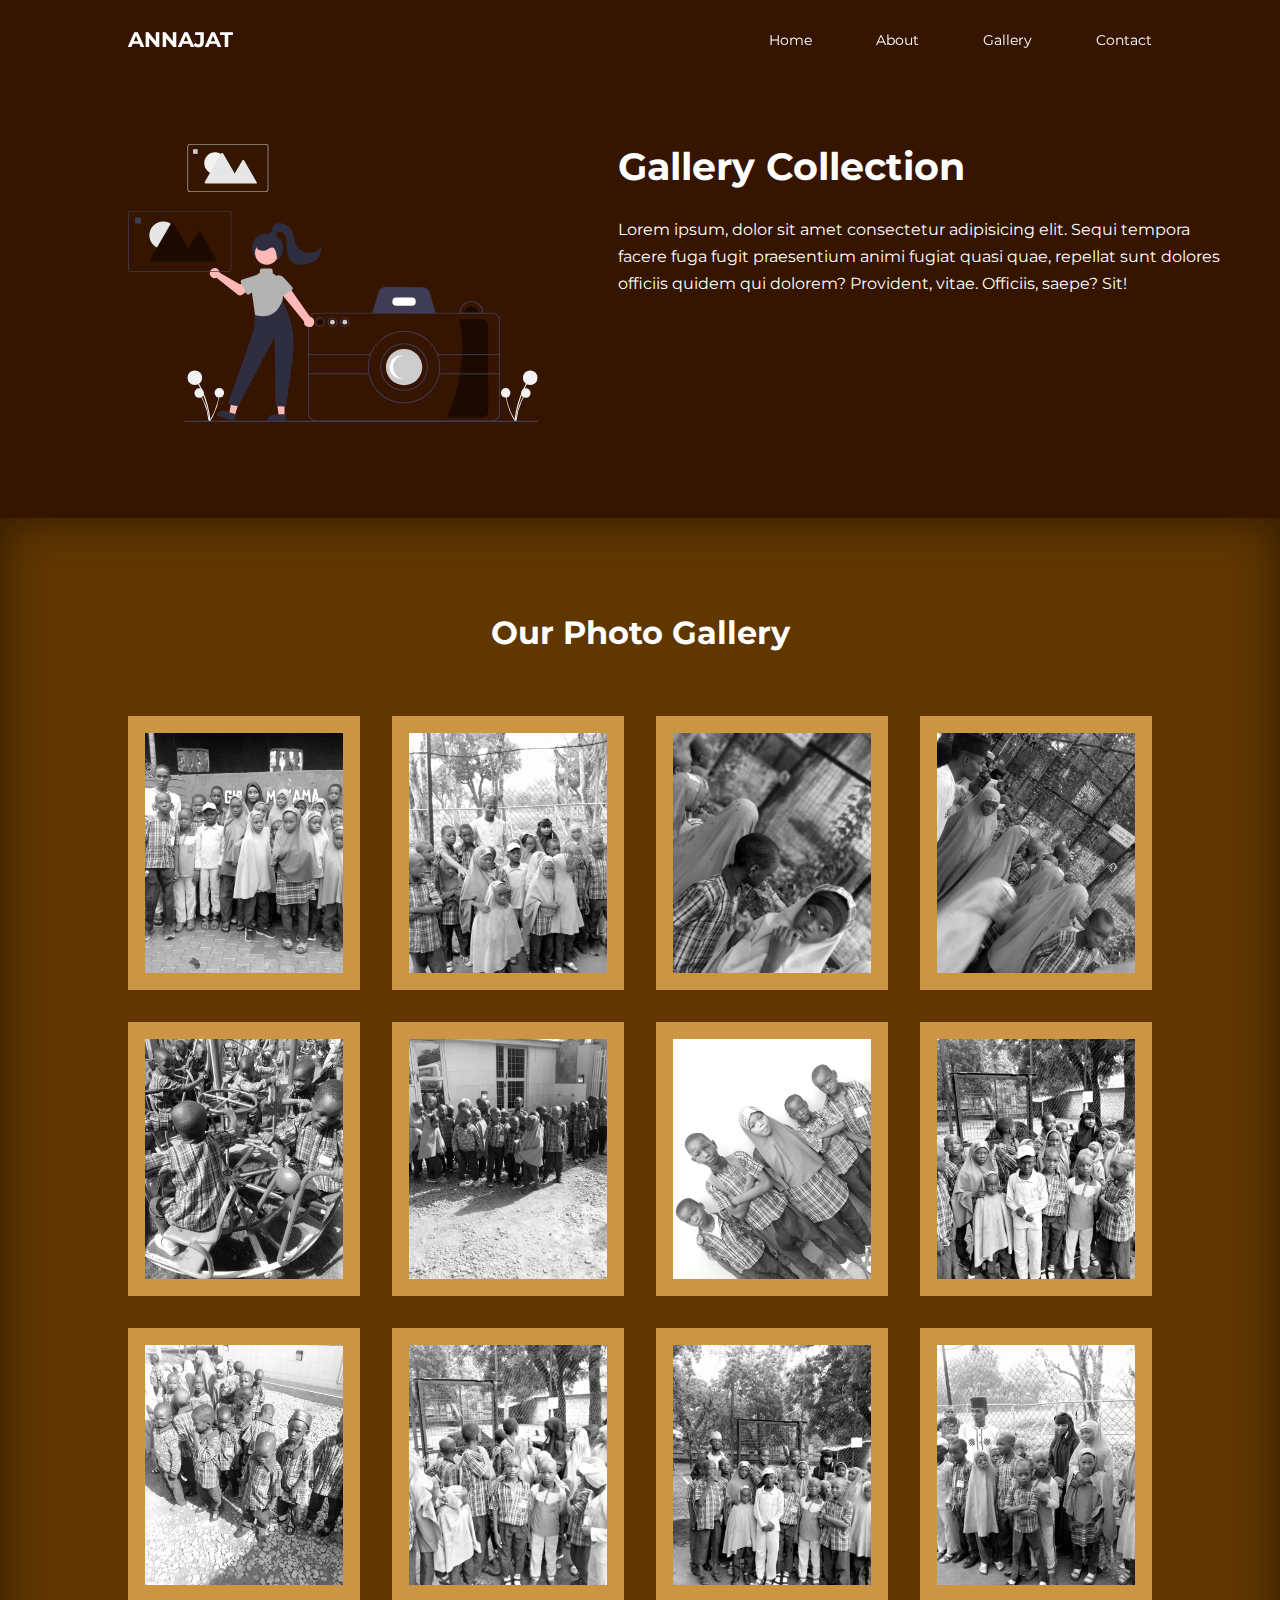
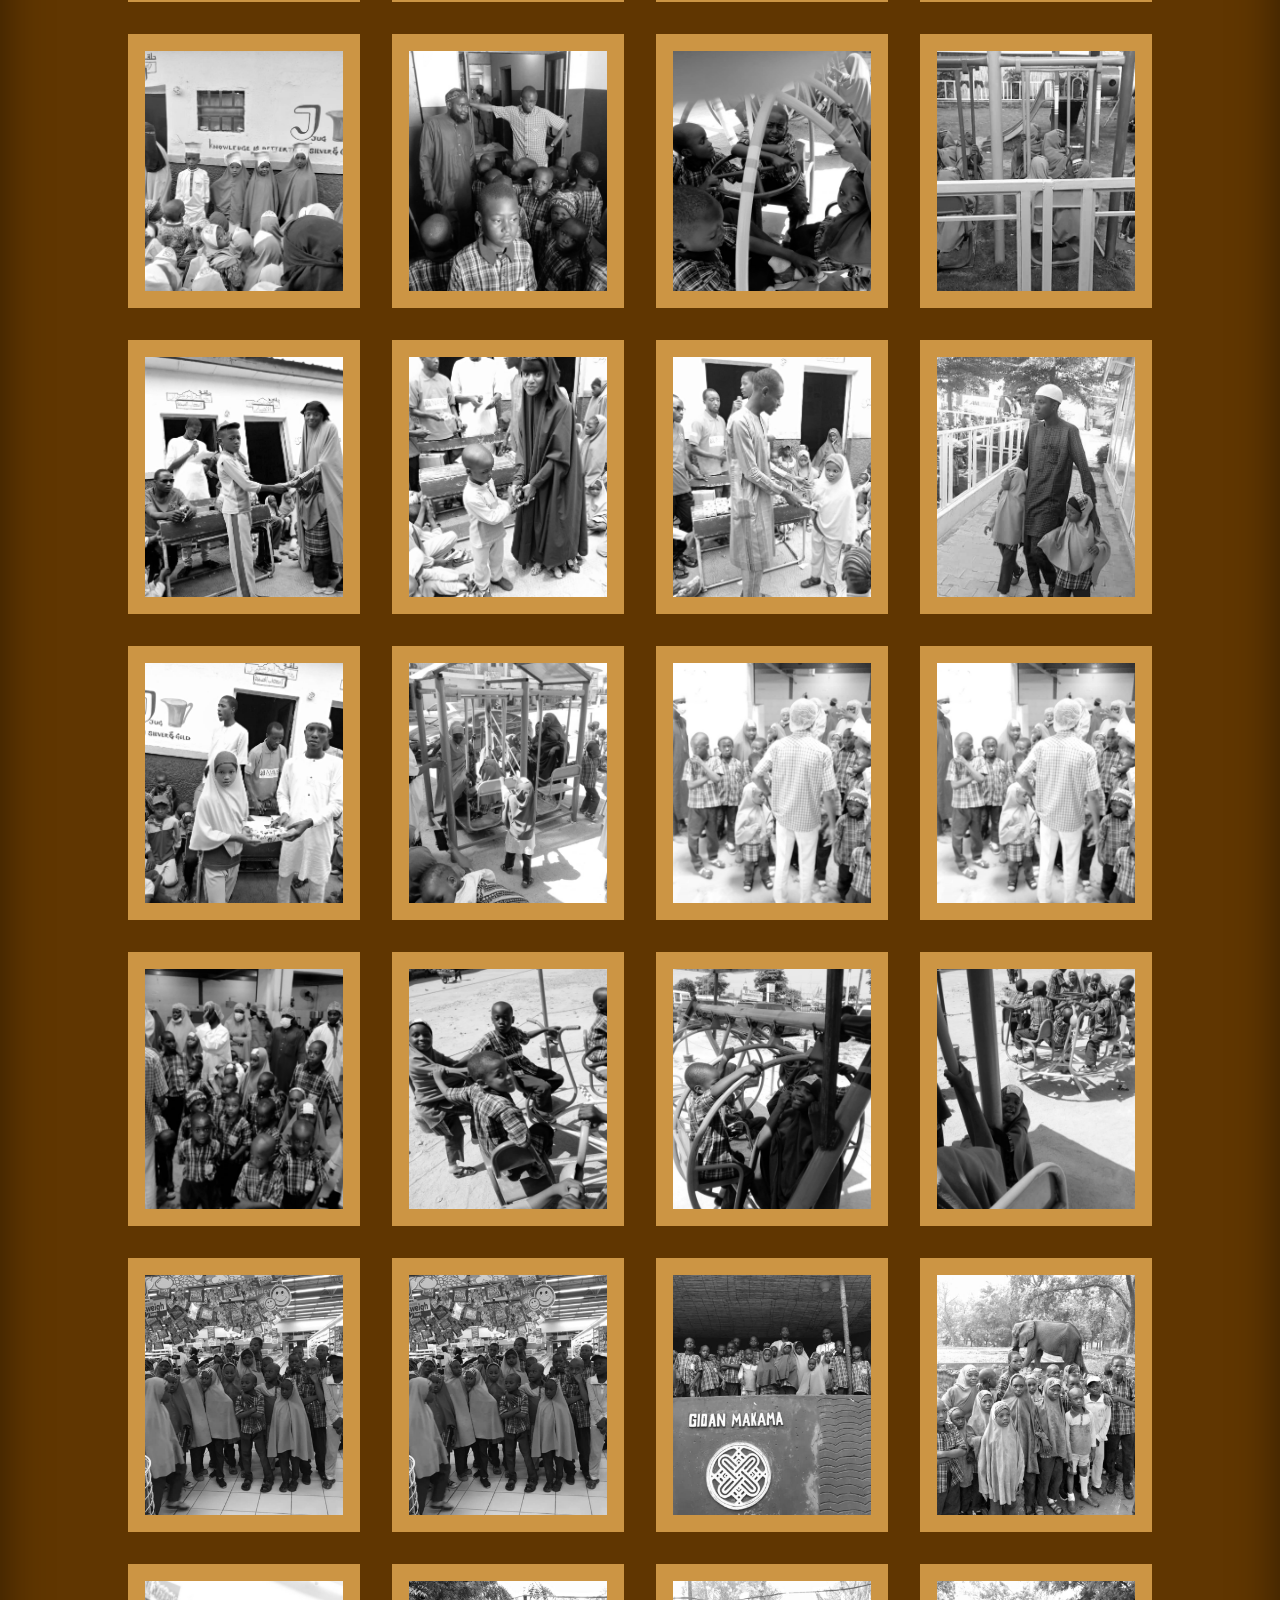
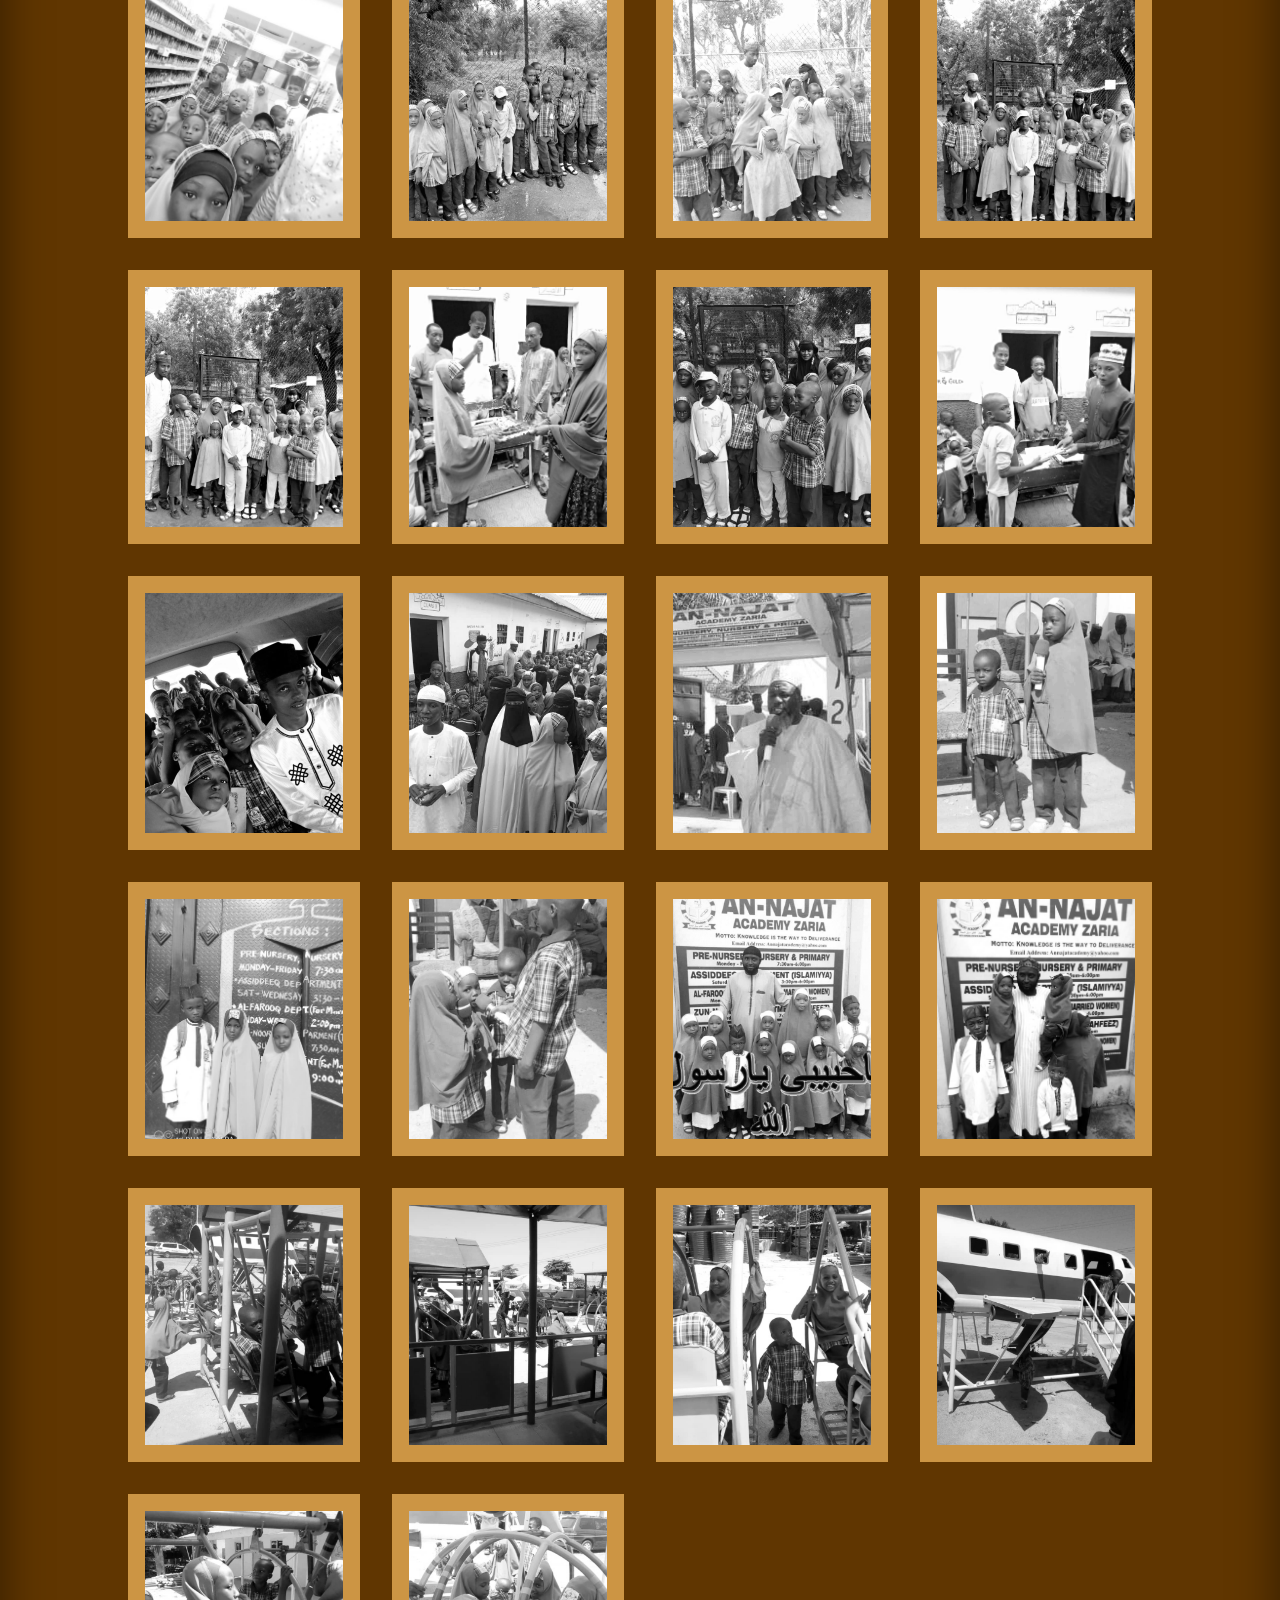
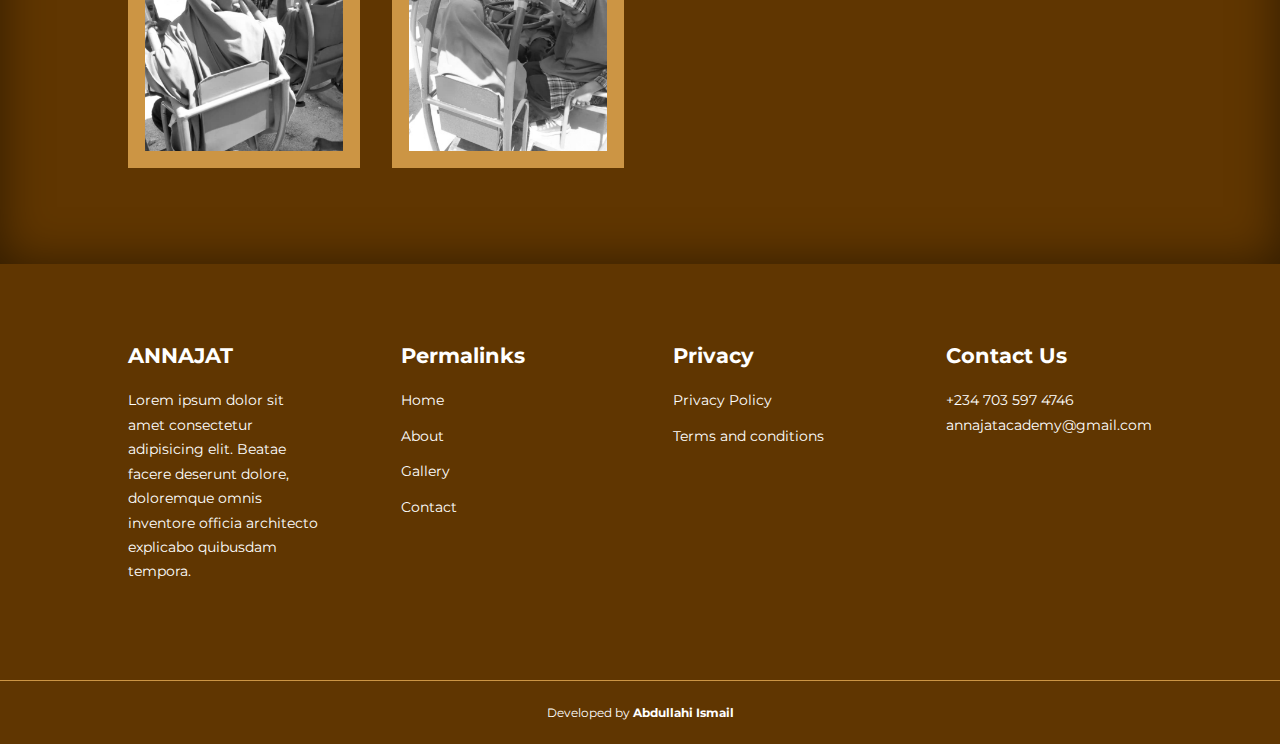
<file: gallery.html>
<!DOCTYPE html>
<html lang="en">
  <head>
    <meta charset="UTF-8" />
    <meta http-equiv="X-UA-Compatible" content="IE=edge" />
    <meta name="viewport" content="width=device-width, initial-scale=1.0" />
    <title>Annajat Academy</title>
    <!-- fontawesome icons -->
    <link
      rel="stylesheet"
      href="https://cdnjs.cloudflare.com/ajax/libs/font-awesome/6.1.2/css/all.min.css"
      integrity="sha512-1sCRPdkRXhBV2PBLUdRb4tMg1w2YPf37qatUFeS7zlBy7jJI8Lf4VHwWfZZfpXtYSLy85pkm9GaYVYMfw5BC1A=="
      crossorigin="anonymous"
      referrerpolicy="no-referrer"
    />
    <!-- Google fonts -->
    <link rel="preconnect" href="https://fonts.googleapis.com" />
    <link rel="preconnect" href="https://fonts.gstatic.com" crossorigin />
    <link
      href="https://fonts.googleapis.com/css2?family=Montserrat:wght@300;400;500;600;700;800;900&family=Poppins&family=Viga&display=swap"
      rel="stylesheet"
    />
    <link rel="stylesheet" href="./css/style.css" />
    <link rel="stylesheet" href="./css/gallery.css" />

  </head>

  <body>
    <!-- Nav menu -->
    <nav>
      <div class="container nav__container">
        <a href="./index.html">
          <h4>ANNAJAT</h4>
        </a>
        <ul class="nav__menu">
          <li><a href="./index.html">Home</a></li>
          <li><a href="./about.html">About</a></li>
          <li><a href="./gallery.html">Gallery</a></li>
          <li><a href="./contact.html">Contact</a></li>
        </ul>
        <button id="open-menu-btn">
          <i class="fa-solid fa-bars-staggered"></i>
        </button>
        <button id="close-menu-btn"><i class="fa-solid fa-xmark"></i></button>
      </div>
    </nav>

    <!-- achievements -->
    <section class="about__achievements">
      <div class="container about__achievements-container">
        <div class="about__achievements-left">
          <img src="./images/gallery.svg" alt="" />
        </div>
        <div class="about__achievements-right">
          <h1>Gallery Collection</h1>
          <p>
            Lorem ipsum, dolor sit amet consectetur adipisicing elit. Sequi
            tempora facere fuga fugit praesentium animi fugiat quasi quae,
            repellat sunt dolores officiis quidem qui dolorem? Provident, vitae.
            Officiis, saepe? Sit!
          </p>
    </section>
    <!-- Gallery -->
    <section class="team">
      <h2>Our Photo Gallery</h2>
      <div class="container team__container">
        <article class="team__member">
          <div class="team__member-image">
            <img src="./images/st1.jpg" class="yes" alt="" />
          </div>
        </article>

        <article class="team__member">
          <div class="team__member-image">
            <img src="./images/st2.jpg" class="yes" alt="" />
          </div>
        </article>

        <article class="team__member">
          <div class="team__member-image">
            <img src="./images/st3.jpg" class="yes" alt="" />
          </div>
        </article>

        <article class="team__member">
          <div class="team__member-image">
            <img src="./images/st4.jpg" class="yes" alt="" />
          </div>
        </article>

        <article class="team__member">
          <div class="team__member-image">
            <img src="./images/st5.jpg" class="yes" alt="" />
          </div>
        </article>

        <article class="team__member">
          <div class="team__member-image">
            <img src="./images/st6.jpg" class="yes" alt="" />
          </div>
        </article>

        <article class="team__member">
          <div class="team__member-image">
            <img src="./images/st7.jpg" class="yes" alt="" />
          </div>
        </article>

        <article class="team__member">
          <div class="team__member-image">
            <img src="./images/st11.jpg" class="yes" alt="" />
          </div>
        </article>

        <article class="team__member">
          <div class="team__member-image">
            <img src="./images/st9.jpg" class="yes" alt="" />
          </div>
        </article>

        <article class="team__member">
          <div class="team__member-image">
            <img src="./images/st10.jpg" class="yes" alt="" />
          </div>
        </article>

         <article class="team__member">
          <div class="team__member-image">
            <img src="./images/st12.jpg" class="yes" alt="" />
          </div>
        </article>

         <article class="team__member">
          <div class="team__member-image">
            <img src="./images/st13.jpg" class="yes" alt="" />
          </div>
        </article>

         <article class="team__member">
          <div class="team__member-image">
            <img src="./images/st14.jpg" class="yes" alt="" />
          </div>
        </article>

         <article class="team__member">
          <div class="team__member-image">
            <img src="./images/st15.jpg" class="yes" alt="" />
          </div>
        </article>

         <article class="team__member">
          <div class="team__member-image">
            <img src="./images/st16.jpg" class="yes" alt="" />
          </div>
        </article>

         <article class="team__member">
          <div class="team__member-image">
            <img src="./images/st17.jpg" class="yes" alt="" />
          </div>
        </article>

         <article class="team__member">
          <div class="team__member-image">
            <img src="./images/st18.jpg" class="yes" alt="" />
          </div>
        </article>

         <article class="team__member">
          <div class="team__member-image">
            <img src="./images/st19.jpg" class="yes" alt="" />
          </div>
        </article>

         <article class="team__member">
          <div class="team__member-image">
            <img src="./images/st20.jpg" class="yes" alt="" />
          </div>
        </article>

         <article class="team__member">
          <div class="team__member-image">
            <img src="./images/st21.jpg" class="yes" alt="" />
          </div>
        </article>

         <article class="team__member">
          <div class="team__member-image">
            <img src="./images/st22.jpg" class="yes" alt="" />
          </div>
        </article>

         <article class="team__member">
          <div class="team__member-image">
            <img src="./images/st23.jpg" class="yes" alt="" />
          </div>
        </article>

         <article class="team__member">
          <div class="team__member-image">
            <img src="./images/st24.jpg" class="yes" alt="" />
          </div>
        </article>

         <article class="team__member">
          <div class="team__member-image">
            <img src="./images/st24.jpg" class="yes" alt="" />
          </div>
        </article>

         <article class="team__member">
          <div class="team__member-image">
            <img src="./images/st25.jpg" class="yes" alt="" />
          </div>
        </article>

         <article class="team__member">
          <div class="team__member-image">
            <img src="./images/st26.jpg" class="yes" alt="" />
          </div>
        </article>

        <article class="team__member">
          <div class="team__member-image">
            <img src="./images/st27.jpg" class="yes" alt="" />
          </div>
        </article>

        <article class="team__member">
          <div class="team__member-image">
            <img src="./images/st28.jpg" class="yes" alt="" />
          </div>
        </article>

        <article class="team__member">
          <div class="team__member-image">
            <img src="./images/st29.jpg" class="yes" alt="" />
          </div>
        </article>

        <article class="team__member">
          <div class="team__member-image">
            <img src="./images/st29.jpg" class="yes" alt="" />
          </div>
        </article>

        <article class="team__member">
          <div class="team__member-image">
            <img src="./images/st30.jpg" class="yes" alt="" />
          </div>
        </article>

        <article class="team__member">
          <div class="team__member-image">
            <img src="./images/st31.jpg" class="yes" alt="" />
          </div>
        </article>

        <article class="team__member">
          <div class="team__member-image">
            <img src="./images/st32.jpg" class="yes" alt="" />
          </div>
        </article>

        <article class="team__member">
          <div class="team__member-image">
            <img src="./images/st33.jpg" class="yes" alt="" />
          </div>
        </article>

        <article class="team__member">
          <div class="team__member-image">
            <img src="./images/st34.jpg" class="yes" alt="" />
          </div>
        </article>

         <article class="team__member">
          <div class="team__member-image">
            <img src="./images/st35.jpg" class="yes" alt="" />
          </div>
        </article>

         <article class="team__member">
          <div class="team__member-image">
            <img src="./images/st36.jpg" class="yes" alt="" />
          </div>
        </article>

         <article class="team__member">
          <div class="team__member-image">
            <img src="./images/st37.jpg" class="yes" alt="" />
          </div>
        </article>

         <article class="team__member">
          <div class="team__member-image">
            <img src="./images/st38.jpg" class="yes" alt="" />
          </div>
        </article>

         <article class="team__member">
          <div class="team__member-image">
            <img src="./images/st39.jpg" class="yes" alt="" />
          </div>
        </article>

         <article class="team__member">
          <div class="team__member-image">
            <img src="./images/st40.jpg" class="yes" alt="" />
          </div>
        </article>

         <article class="team__member">
          <div class="team__member-image">
            <img src="./images/st41.jpg" class="yes" alt="" />
          </div>
        </article>

         <article class="team__member">
          <div class="team__member-image">
            <img src="./images/st42.jpg" class="yes" alt="" />
          </div>
        </article>

         <article class="team__member">
          <div class="team__member-image">
            <img src="./images/st43.jpg" class="yes" alt="" />
          </div>
        </article>

         <article class="team__member">
          <div class="team__member-image">
            <img src="./images/st44.jpg" class="yes" alt="" />
          </div>
        </article>

         <article class="team__member">
          <div class="team__member-image">
            <img src="./images/st45.jpg" class="yes" alt="" />
          </div>
        </article>

         <article class="team__member">
          <div class="team__member-image">
            <img src="./images/st46.jpg" class="yes" alt="" />
          </div>
        </article>

         <article class="team__member">
          <div class="team__member-image">
            <img src="./images/st47.jpg" class="yes" alt="" />
          </div>
        </article>

         <article class="team__member">
          <div class="team__member-image">
            <img src="./images/st48.jpg" class="yes" alt="" />
          </div>
        </article>

         <article class="team__member">
          <div class="team__member-image">
            <img src="./images/st49.jpg" class="yes" alt="" />
          </div>
        </article>

         <article class="team__member">
          <div class="team__member-image">
            <img src="./images/st50.jpg" class="yes" alt="" />
          </div>
        </article>

        <article class="team__member">
          <div class="team__member-image">
            <img src="./images/st51.jpg" class="yes" alt="" />
          </div>
        </article>

        <article class="team__member">
          <div class="team__member-image">
            <img src="./images/st52.jpg" class="yes" alt="" />
          </div>
        </article>

        <article class="team__member">
          <div class="team__member-image">
            <img src="./images/st53.jpg" class="yes" alt="" />
          </div>
        </article>


      </div>

      <!-- The Modal -->
      <div id="myModal" class="modal">
        <span class="close" id="close-Modal">&times;</span>
        <img class="modal-content" id="img01" />
      </div>
    </section>
    <!-- footer -->
    <footer class="footer">
      <div class="container footer__container">
        <div class="footer1">
          <a href="index.html" class="footer__logo">
            <h4>ANNAJAT</h4>
          </a>
          <p>
            Lorem ipsum dolor sit amet consectetur adipisicing elit. Beatae
            facere deserunt dolore, doloremque omnis inventore officia
            architecto explicabo quibusdam tempora.
          </p>
        </div>

        <div class="footer2">
          <h4>Permalinks</h4>
          <ul class="permalinks">
            <li><a href="index.html">Home</a></li>
            <li><a href="about.html">About</a></li>
            <li><a href="gallery.html">Gallery</a></li>
            <li><a href="contact.html">Contact</a></li>
          </ul>
        </div>

        <div class="footer3">
          <h4>Privacy</h4>
          <ul class="privacy">
            <li><a href="#">Privacy Policy</a></li>
            <li><a href="#">Terms and conditions</a></li>
          </ul>
        </div>

        <div class="footer4">
          <h4>Contact Us</h4>
          <div>
            <p>+234 703 597 4746</p>
            <p>annajatacademy@gmail.com</p>
          </div>

          <ul class="footer__socials">
            <li>
              <a href="#"><i class="fa-brands fa-facebook"></i></a>
            </li>
            <li>
              <a href="#"><i class="fa-brands fa-twitter"></i></a>
            </li>
            <li>
              <a href="#"><i class="fa-brands fa-instagram"></i></a>
            </li>
            <li>
              <a href="#"><i class="fa-brands fab fa-linkedin"></i></a>
            </li>
          </ul>
        </div>
      </div>

      <!-- copyright -->
      <div class="footer__copyright">
         <small>Developed by <b><a href="https://facebook.com/abdullahiabuaslam"> Abdullahi Ismail</a></b></small>
      </div>
    </footer>
    <!-- page ends here -->
    <script src="./main.js"></script>

    <!-- modal script -->
    <script>
      var yes = document.getElementsByClassName("yes");
      var img = document.getElementById("myImg");
      var modalImg = document.getElementById("img01");
      var modal = document.getElementById("myModal");
      var span = document.getElementsByClassName("close")[0];
      var nav = document.querySelector("nav");

      function hello() {
        for (let i = 0; i < yes.length; i++) {
          yes[i].addEventListener("click", function () {
            modal.style.display = "block";
            nav.style.display = "none";
            modalImg.src = this.src;
          });
        }
      }
      hello();

      // When the user clicks on <span> (x), close the modal
      span.onclick = function () {
        modal.style.display = "none";
        nav.style.display = "block";
      };
    </script>
  </body>
</html>
</file>
<file: css/style.css>
*{
    margin: 0;
    padding: 0;
    border: 0;
    outline: 0;
    text-decoration: none;
    list-style: none;
    box-sizing: border-box;
}
:root{
    --color-primary: #1c0a00;
    --color-success: #8a8635;
    --color-warning: #b3541e;
    --color-danger: #ae431e;
    --color-danger-variant: rgba(247, 88, 66, 0.4);
    --color-white: #fff;
    --color-light: rgba(225, 225, 225, 0.7);
    --color-black: #000;
    --color-bg: #361500;
    --color-bg1: #603601;
    --color-bg2: #cc9544;

    --container-width-lg: 80%;
    --container-width-md: 90%;
    --container-width-sm: 94%;

    --transition: all 400ms ease;
}
body{
    font-family: 'Montserrat', sans-serif;
    line-height: 1.7;
    color: var(--color-white);
    background: var(--color-bg);
}
.container{
    width: var(--container-width-lg);
    margin: 0 auto;
}
section{
    padding: 6rem 0;
}
section h2{
    text-align: center;
    margin-bottom: 4rem;
}
h1, h2, h3, h4, h5{
    line-height: 1.2;
}
h1{
    font-size: 2.4rem;
}
h2{
    font-size: 2rem;
}
h3{
    font-size: 1.6rem;
}
h4{
    font-size: 1.3rem;
}
a{
    color: var(--color-white);
}
img{
    width: 100%;
    display: block;
    object-fit: cover;
}
.btn{
    display: inline-block;
    background: var(--color-white);
    color: var(--color-black);
    padding: 1rem 2rem;
    border:  1px solid transparent;
    font-weight: 500;
}
.btn:hover{
    background: transparent;
    color: var(--color-white);
    border-color: var(--color-white);
}
.btn-primary{
    background: var(--color-danger);
    color: var(--color-white);
}

/* nav bar */

nav{
    background-color: transparent;
    width: 100vw;
    height: 5rem;
    position: fixed;
    top: 0;
    z-index: 11;
}
/* change navbar styles on scroll with javascript */
.window-scroll{
    background: var(--color-primary);
    box-shadow: 0 1rem 2rem rgba(0, 0, 0, 0.2);
}
.nav__container{
    height: 100%;
    display: flex;
    justify-content: space-between;
    align-items: center;
}
nav button{
    display: none;
}
.nav__menu{
    display: flex;
    align-items: center;
    gap: 4rem;
}
.nav__menu a{
    font-size: 0.9rem;
    transition: var(--transition)
}
.nav__menu a:hover{
    color: var(--color-bg2);
}

/* header section */
header{
    position: relative;
    top: 5rem;
    overflow: hidden;
    height: 70vh;
    margin-bottom: 5rem;
}
.header__container{
    display: grid;
    grid-template-columns: 1fr 1fr;
    align-items: center;
    gap: 5rem;
    height: 100%;
}
.header__left p{
    margin: 1rem 0 2.4rem;
}
/* school sections */
.courses{
    margin-top: 10rem;
}
.courses__container{
    display: grid;
    grid-template-columns: repeat(3, 1fr);
    gap: 2rem;
}
.course{
    background: var(--color-bg1);
    text-align: center;
    border: 1px solid transparent;
    transition: var(--transition);
}
.course__img img{
    height: 20rem;
}
.course:hover{
    background: transparent;
    border-color: var(--color-primary);
}
.course__info{
    padding: 2rem;
}
.course__info p{
    margin: 1.2rem 0 2rem;
    font-size: 0.9rem;
}

/* categories */
.categories{
    background: var(--color-bg1);
    height: 32rem;
}
.categories h1{
    line-height: 1;
    margin-bottom: 3rem;
}
.categories__container{
    display: grid;
    grid-template-columns: 40% 60%;

}
.categories__left{
    margin-right: 4rem;
}
.categories__left p{
    margin: 1rem 0 3rem;
}
.categories__right{
    display: grid;
    grid-template-columns: repeat(3, 1fr);
    gap: 1.2rem;
}
.category{
    background:var(--color-bg2);
    padding: 2rem;
    border-radius: 2rem;
    transition: var(--transition);
}
.category:hover{
    box-shadow: 0 3rem 3rem rgba(0, 0, 0, 0.3);
    z-index: 1;
}
.category:nth-child(2) .category__icon{
    background: var(--color-danger);
}
.category:nth-child(3) .category__icon {
    background: var(--color-success);
}
.category:nth-child(4) .category__icon {
    background: var(--color-warning);
}
.category:nth-child(5) .category__icon {
    background: var(--color-success);
}

.category__icon{
    background: var(--color-primary);
    padding: 0.7rem;
    border-radius: 0.9rem;
}
.category h5{
    margin: 2rem 0 1rem;
}
.category p{
    font-size: 0.85rem;
}

/* FAQS */
.faqs{
    background: var(--color-bg1);
    box-shadow: inset 0 0 3rem rgba(0, 0, 0, 0.5);
}
.faqs__container{
    display: grid;
    grid-template-columns: 1fr 1fr;
    gap: 1rem;
}
.faq{
    padding: 2rem;
    display: flex;
    align-items: center;
    gap: 1.4rem;
    height: fit-content;
    background: var(--color-primary);
    cursor: pointer;
}
.faq h4{
    font-size: 1rem;
    line-height: 2.2;
}
.faq__icon{
    align-self: flex-start;
    font-size: 1.2rem;
}
.faq p{
    margin-top: 0.8rem ;
    display: none;
}
.faq.open p{
    display: block;
}

/* testimonials */
.testimonials__container{
    overflow-x: hidden;
    position: relative;
    margin-bottom: 5rem;
}
.testimonial{
    padding-top: 2rem;
}
.avatar{
    width: 6rem;
    height: 6rem;
    border-radius: 50%;
    overflow: hidden;
    margin: 0 auto 1rem;
    border: 1rem solid var(--color-bg1);
}
.testimonial__info{
    text-align: center;
}
.testimonial__body{
    background: var(--color-primary);
    padding: 2rem;
    margin-top: 3rem;
    position: relative;
}
.testimonial__body::before{
    content: "";
    display: block;
    background: linear-gradient(
        135deg,
      transparent, 
      var(--color-primary),
      var(--color-primary),
      var(--color-primary)
    );
    width: 3rem;
    height: 3rem;
    position: absolute;
    left: 50%;
    top: -1.5rem;
    transform: rotate(45deg);
}

/* footer */
footer{
    background: var(--color-bg1);
    padding-top: 5rem;
    font-size: 0.9rem;
}
.footer__container{
    display: grid;
    grid-template-columns: repeat(4, 1fr);
    gap: 5rem;
}
.footer__container > div h4{
    margin-bottom: 1.2rem;
}
.footer1 p{
    margin: 0 0 2rem;
}
footer ul li{
    margin-bottom: 0.7rem;
}
footer ul li a:hover{
    text-decoration: underline;
}
.footer__socials{
    display: flex;
    gap: 1rem;
    font-size: 1.2rem;
    margin-top: 2rem;
}
.footer__copyright{
    text-align: center;
    margin-top: 4rem;
    padding: 1.2rem 0;
    border-top: 1px solid var(--color-bg2);
}

/* for tablets */

@media screen and (max-width: 1024px){
   .container{
    width: var(--container-width-md);
   }
   h1{
    font-size: 2.2rem;
   }
   h2{
    font-size: 1.7rem;
   }
   h3{
    font-size: 1.4rem;
   }
   h4{
    font-size: 1.2rem;
   }

   /* Navbar */
   nav button{
    display: inline-block;
    background: transparent;
    font-size: 1.8rem;
    columns: var(--color-white);
    cursor: pointer;
   }

   nav button#close-menu-btn{
    display: none;
   }
   .nav__menu{
    position: fixed;
    top: 5rem;
    right: 5%;
    height: fit-content;
    width: 18rem;
    flex-direction: column;
    gap: 0;
    display: none;
   }
   .nav__menu li{
    width: 100%;
    height: 5.8rem;
    animation: animateNavItems 400ms linear forwards;
    transform-origin: top right;
    opacity: 0;
   }
   .nav__menu li:nth-child(2){
    animation-delay: 200ms;
   }
   .nav__menu li:nth-child(3) {
       animation-delay: 400ms;
   }
   .nav__menu li:nth-child(4) {
       animation-delay: 600ms;
   }
   @keyframes animateNavItems{
    0% {
        transform: rotateZ(-90deg) rotateX(90deg) scale(0.1);
    }
    100% {
        transform: rotateZ(0);
        opacity: 1;
    }
   }
   .nav__menu li a{
    background: var(--color-primary);
    box-shadow: -4rem 6rem 10rem rgba(0, 0, 0, 0.6);
    width: 100%;
    height: 100%;
    display: grid;
    place-items: center;
   }
   .nav__menu li a:hover{
    background: var(--color-bg2);
    color: var(--color-white);
   }
   .fa-solid.fa-bars-staggered, .fa-solid.fa-xmark{
    color: var(--color-white);
   }

   /* header */
   header{
    height: 52vh;
    margin-bottom: 4rem;
   }
   .header__container{
    gap: 0;
    padding-bottom: 3rem;
   }

   /* categories */
   .categories{
    height: auto;
   }
   .categories__container{
    grid-template-columns: 1fr;
    gap: 3rem;
   }
   .categories__left{
    margin-right: 0;
   }

   /* school sections */
   .courses{
    margin-top: 0;
   }
   .courses__container{
    grid-template-columns: 1fr 1fr;
   }

   /* faqs */
   .faqs__container{
    grid-template-columns: 1fr;
   }
   .faq{
    padding: 1.5rem;
   }

   /* footer */

   .footer__container{
    grid-template-columns: 1fr 1fr;
   }
}
/* mobile version */
@media screen and (max-width: 600px) {
    .container{
        width: var(--container-width-sm);
    }

    /* nav bar */
    .nav__menu{
        right: 3%;
    }

    /* header */
    header{
        height: 100vh;
    }
    .header__container{
        grid-template-columns: 1fr;
        text-align: center;
        margin-top: 0;
    }
    .header__left p{
        margin-bottom: 1.3rem;
    }

    /* categories */
    .categories__right{
        grid-template-columns: 1fr;
        gap: 0.7rem;
    }
    .category{
        padding: 1rem;
        border-radius: 1rem;
    }
    .category__icon{
        margin-top: 4px;
        display: inline-block;
    }

    /* school sections */
    .courses__container{
        grid-template-columns: 1fr;
    }

    /* testimonials */
    .testimonial__body{
        padding: 1.2rem;
    }

    /* footer */
    .footer__container{
        grid-template-columns: 1fr;
        text-align: center;
        gap: 2rem;
    }
    .footer1 p{
        margin: 1rem auto;
    }
    .footer__socials{
        justify-content: center;
    }
}
</file>
<file: css/about.css>
/* achievements */
.about__achievements{
    margin-top: 3rem;
}
.about__achievements-container{
    display: grid;
    grid-template-columns: 40% 60%;
    gap: 5rem;
}
.about__achievements-right > p{
    margin: 1.6rem 0 2.5rem;
}
.achievements__cards{
    display: grid;
    grid-template-columns: repeat(3, 1fr);
    gap: 1.5rem;
}
.achievement__card{
    background: var(--color-bg1);
    padding: 1.6rem;
    border-radius: 1rem;
    text-align: center;
    transition: var(--transition);
}
.achievement__card:hover {
    background: var(--color-bg2);
    box-shadow: 0 3rem 3rem rgba(0, 0, 0, 0.3);
}
.achievement__icon{
    background: var(--color-danger);
    padding: 0.6rem;
    border-radius: 1rem;
    display: inline-block;
    margin-bottom: 2rem;
    font-size: 2rem;
}
.achievement__card:nth-child(2) .achievement__icon{
    background: var(--color-success);
}
.achievement__card:nth-child(3).achievement__icon {
    background: var(--color-primary);
}
.achievement__card p{
    margin-top: 1rem;
}

/* School staffs */
.team{
    background: var(--color-bg1);
    box-shadow: inset 0 0 3rem rgba(0, 0, 0, 0.5);
}
.team__container{
    display: grid;
    grid-template-columns: repeat(4, 1fr);
    gap: 2rem;
}
.team__member{
    background: var(--color-bg2);
    padding: 2rem;
    border: 1px solid transparent;
    transition: var(--transition);
    position: relative;
    overflow: hidden;
}
.team__member:hover{
    background: transparent;
    border-color: var(--color-primary);
}
.team__member-image img{
    filter: saturate(0);
    height: 15rem;
}
.team__member:hover img{
    filter: saturate(1);
}
.team__member-info{
    text-align: center;
    margin-top: 1.4rem;
}
.team__member-info p{
    color: var(--color-light);
}
.team__member-socials{
    position: absolute;
    top: 50%;
    transform: translateY(-50%);
    right: -100%;
    display: flex;
    flex-direction: column;
    background: var(--color-primary);
    border-radius: 1rem 0 0 1rem;
    box-shadow: -2rem 0 2rem rgba(0, 0, 0, 0.3);
    transition: var(--transition);
}
.team__member:hover .team__member-socials{
    right: 0;
}
.team__member-socials a{
    padding: 1rem;

}

/* tablets style */

@media screen and (max-width: 1024px) {
    .about__achievements{
        margin-top: 2rem;
    }
    .about__achievements-container{
        grid-template-columns: 1fr;
        gap: 4rem;
    }
    .about__achievements-left{
        width: 80%;
        margin: 0 auto;
    }
    .team__container{
        grid-template-columns: repeat(3, 1fr);
        gap: 1.5rem;
    }
    .team__member{
        padding: 1rem;
    }
}

/* mobile styles */
@media screen and (max-width: 600px) {
    .achievements__cards{
        grid-template-columns: 1fr 1fr;
        gap: 0.7rem;
    }
    .team__container{
        grid-template-columns: 1fr 1fr;
        gap: 0.7rem
    }
    .team__member{
        padding: 0;
    }
    .team__member p{
        margin-bottom: 1.5rem;
    }
}
</file>
<file: css/contact.css>
.contact__container{
    background: var(--color-bg1);
    padding: 4rem;
    display: grid;
    grid-template-columns: 40% 60%;
    gap: 4rem;
    height: 30rem;
    margin: 7rem auto;
    border-radius: 1rem;
}
/* Aside */
.contact__aside {
    background: var(--color-primary);
    padding: 3rem;
    border-radius: 1rem;
    position: relative;
    bottom: 10rem;
}
.aside__image{
    width: 12rem;
    margin-bottom: 2rem;
}
.contact__aside h2{
    text-align: left;
    margin-bottom: 4rem;
}
.contact__aside p{
    font-size: 0.9rem;
    margin-bottom: 2rem;
}
.contact_details li{
    display: flex;
    gap: 1rem;
    align-items: center;
    margin-bottom: 1rem;
}
.contact__socials{
    display: flex;
    gap: 0.8rem;
    margin-top: 3rem;
}
.contact__socials a{
    background: var(--color-bg2);
    padding: 0.5rem;
    border-radius: 50%;
    font-size: 0.9rem;
    transition: var(--transition);
}
.contact__socials a:hover{
    background: transparent;
}

/* form */
form{
    display: flex;
    flex-direction: column;
    gap: 1.2rem;
    margin: 4rem;
    margin-top: 0;
}
.form__name{
    display: flex;
    gap: 1.2rem;
}
form input[type="text"] {
    width: 50%;
}
input, textarea {
    width: 100%;
    padding: 1rem;
    background: var(--color-bg);
    color: var(--color-white);
}
form .btn{
    width: max-content;
    cursor: pointer;
    margin-top: 1rem;
}

/* tablet version */

@media screen and (max-width: 1024px) {
    .contact__container{
        gap: 1.5rem;
        margin-top: 3rem;
        height: auto;
        padding: 1.5rem;
    }
    .contact__aside{
        width: auto;
        padding: 1.5rem;
        bottom: 0;
    }
    form{
        align-self: center;
        margin-right: 1.5rem;
    }
}

/* mobile version */

@media screen and (max-width: 600px) {
    .contact__container{
        grid-template-columns: 1fr;
        gap: 3rem;
        margin-top: 0;
        padding: 0;
    }
    form{
        margin: 0 1.5rem 3rem;
    }
    .form__name{
        flex-direction: column;
    }
    .form__name input[type="text"]{
        width: 100%;
    }
}
</file>
<file: css/gallery.css>
/* achievements */
.about__achievements {
  margin-top: 3rem;
}

.about__achievements-container {
  display: grid;
  grid-template-columns: 40% 60%;
  gap: 5rem;
}
.about__achievements-right > p {
  margin: 1.6rem 0 2.5rem;
}

.achievements__cards {
  display: grid;
  grid-template-columns: repeat(3, 1fr);
  gap: 1.5rem;
}

.achievement__card {
  background: var(--color-bg1);
  padding: 1.6rem;
  border-radius: 1rem;
  text-align: center;
  transition: var(--transition);
}

.achievement__card:hover {
  background: var(--color-bg2);
  box-shadow: 0 3rem 3rem rgba(0, 0, 0, 0.3);
}

.achievement__icon {
  background: var(--color-danger);
  padding: 0.6rem;
  border-radius: 1rem;
  display: inline-block;
  margin-bottom: 2rem;
  font-size: 2rem;
}

.achievement__card:nth-child(2) .achievement__icon {
  background: var(--color-success);
}

.achievement__card:nth-child(3).achievement__icon {
  background: var(--color-primary);
}

.achievement__card p {
  margin-top: 1rem;
}

/* team */
.team {
  background: var(--color-bg1);
  box-shadow: inset 0 0 3rem rgba(0, 0, 0, 0.5);
}

.team__container {
  display: grid;
  grid-template-columns: repeat(4, 1fr);
  gap: 2rem;
}

.team__member {
  background: var(--color-bg2);
  padding: 1rem;
  border: 1px solid transparent;
  transition: var(--transition);
  position: relative;
  overflow: hidden;
}

.team__member:hover {
  background: transparent;
  border-color: var(--color-primary);
}

.team__member-image img {
  filter: saturate(0);
  height: 15rem;
}

.team__member:hover img {
  filter: saturate(1);
}

/* pop up */

#show_image_popup {
  position: absolute;
  /*  so that not take place   */
  top: 50%;
  left: 50%;
  z-index: 1000;
  /*  adobe all elements   */
  transform: translate(-50%, -50%);
  /*  make center   */

  display: none;
  /*  to hide first time   */
}

#show_image_popup img {
  max-width: 90%;
  height: auto;
}

/* Modal Section */
#myImg {
  border-radius: 5px;
  cursor: pointer;
  transition: 0.3s;
}

#myImg:hover {
  opacity: 0.7;
}

/* The Modal (background) */
.modal {
  display: none;
  position: fixed;
  z-index: 1;
  padding-top: 2rem;
  left: 0;
  top: 0;
  width: 100%;
  height: 100%;
  overflow: auto;
  background-color: rgb(0, 0, 0);
  background-color: rgba(0, 0, 0, 0.9);
}
.modal img {
  height: 43rem;
}

/* Modal Content (image) */
.modal-content {
  margin: auto;
  display: block;
  width: 80%;
  max-width: 700px;
}

/* Add Animation */
.modal-content,
#caption {
  -webkit-animation-name: zoom;
  -webkit-animation-duration: 0.6s;
  animation-name: zoom;
  animation-duration: 0.6s;
}

@-webkit-keyframes zoom {
  from {
    -webkit-transform: scale(0);
  }

  to {
    -webkit-transform: scale(1);
  }
}

@keyframes zoom {
  from {
    transform: scale(0);
  }

  to {
    transform: scale(1);
  }
}

/* The Close Button */
.close {
  position: absolute;
  top: 15px;
  right: 15rem;
  color: #f1f1f1;
  font-size: 40px;
  font-weight: bold;
  transition: 0.3s;
}

.close:hover,
.close:focus {
  color: #bbb;
  text-decoration: none;
  cursor: pointer;
}

/* for tablet */
@media only screen and (max-width: 1024px) {
  .about__achievements {
    margin-top: 2rem;
  }

  .about__achievements-container {
    grid-template-columns: 1fr;
    gap: 4rem;
  }

  .about__achievements-left {
    width: 80%;
    margin: 0 auto;
  }

  .team__container {
    grid-template-columns: repeat(3, 1fr);
    gap: 1.5rem;
  }
  /* team */
  .team__member {
    padding: 1rem;
  }
  .team__container {
    grid-template-columns: repeat(3, 1fr);
    gap: 2rem;
  }
  .team__member-image img {
    height: 10rem;
  }
  /* modal */
  .modal-content {
    width: 95%;
    margin: auto;
    right: 0;
    left: 0;
    position: absolute;
    height: 60vh;
    top: 10rem;
  }
  .modal img {
    height: 30rem;
  }
  .close {
    top: 5rem;
    right: 2rem;
  }
}

/* For mobile */
@media only screen and (max-width: 600px) {
  .achievements__cards {
    grid-template-columns: 1fr 1fr;
    gap: 0.7rem;
  }

  .team__container {
    grid-template-columns: 1fr 1fr;
    gap: 0.7rem;
  }

  .team__member {
    padding: 0;
  }

  .team__member p {
    margin-bottom: 1.5rem;
  }

  /* team */
  .team__container {
    grid-template-columns: repeat(2, 1fr);
    gap: 2rem;
  }
  /* modal */
  .modal-content {
    width: 95%;
    margin: auto;
    right: 0;
    left: 0;
    position: absolute;
    height: 60vh;
    top: 10rem;
  }
  .modal {
    top: 0;
  }
  .close {
    top: 5rem;
    right: 2rem;
  }
}
</file>
